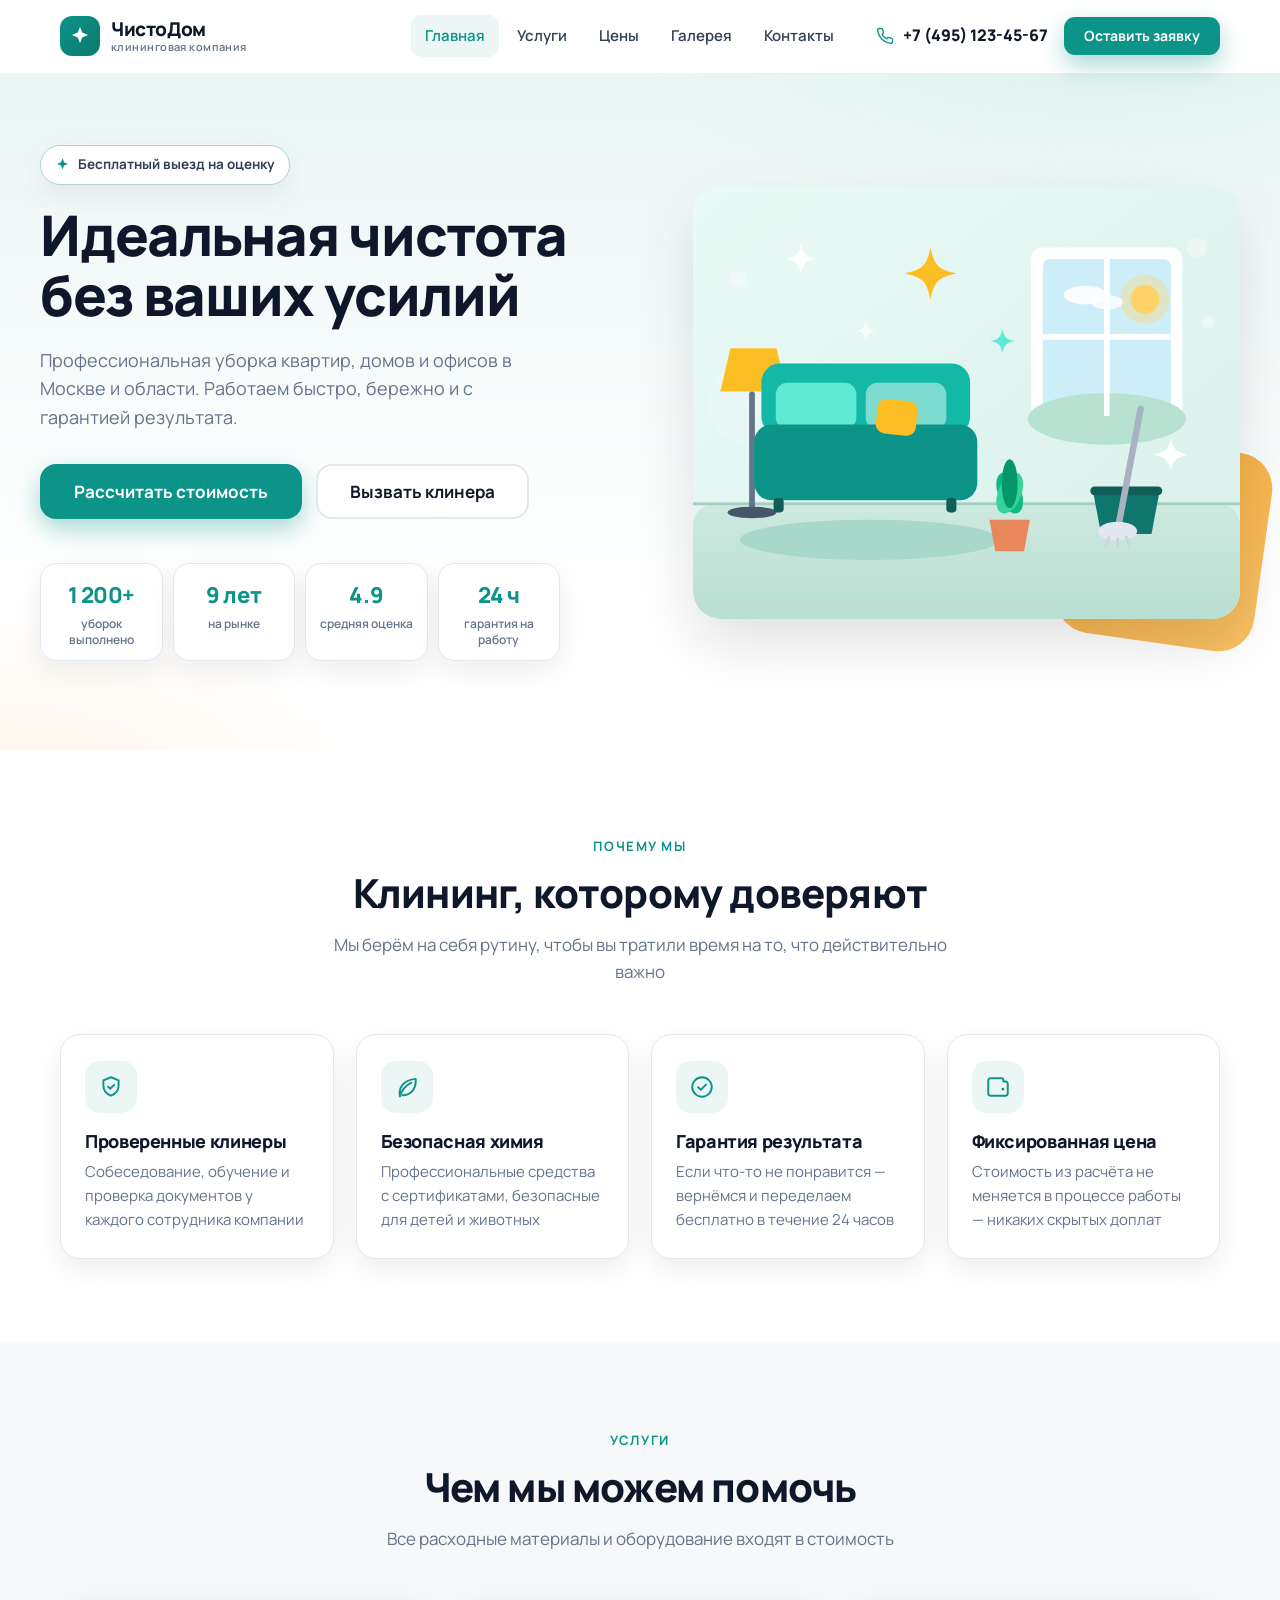
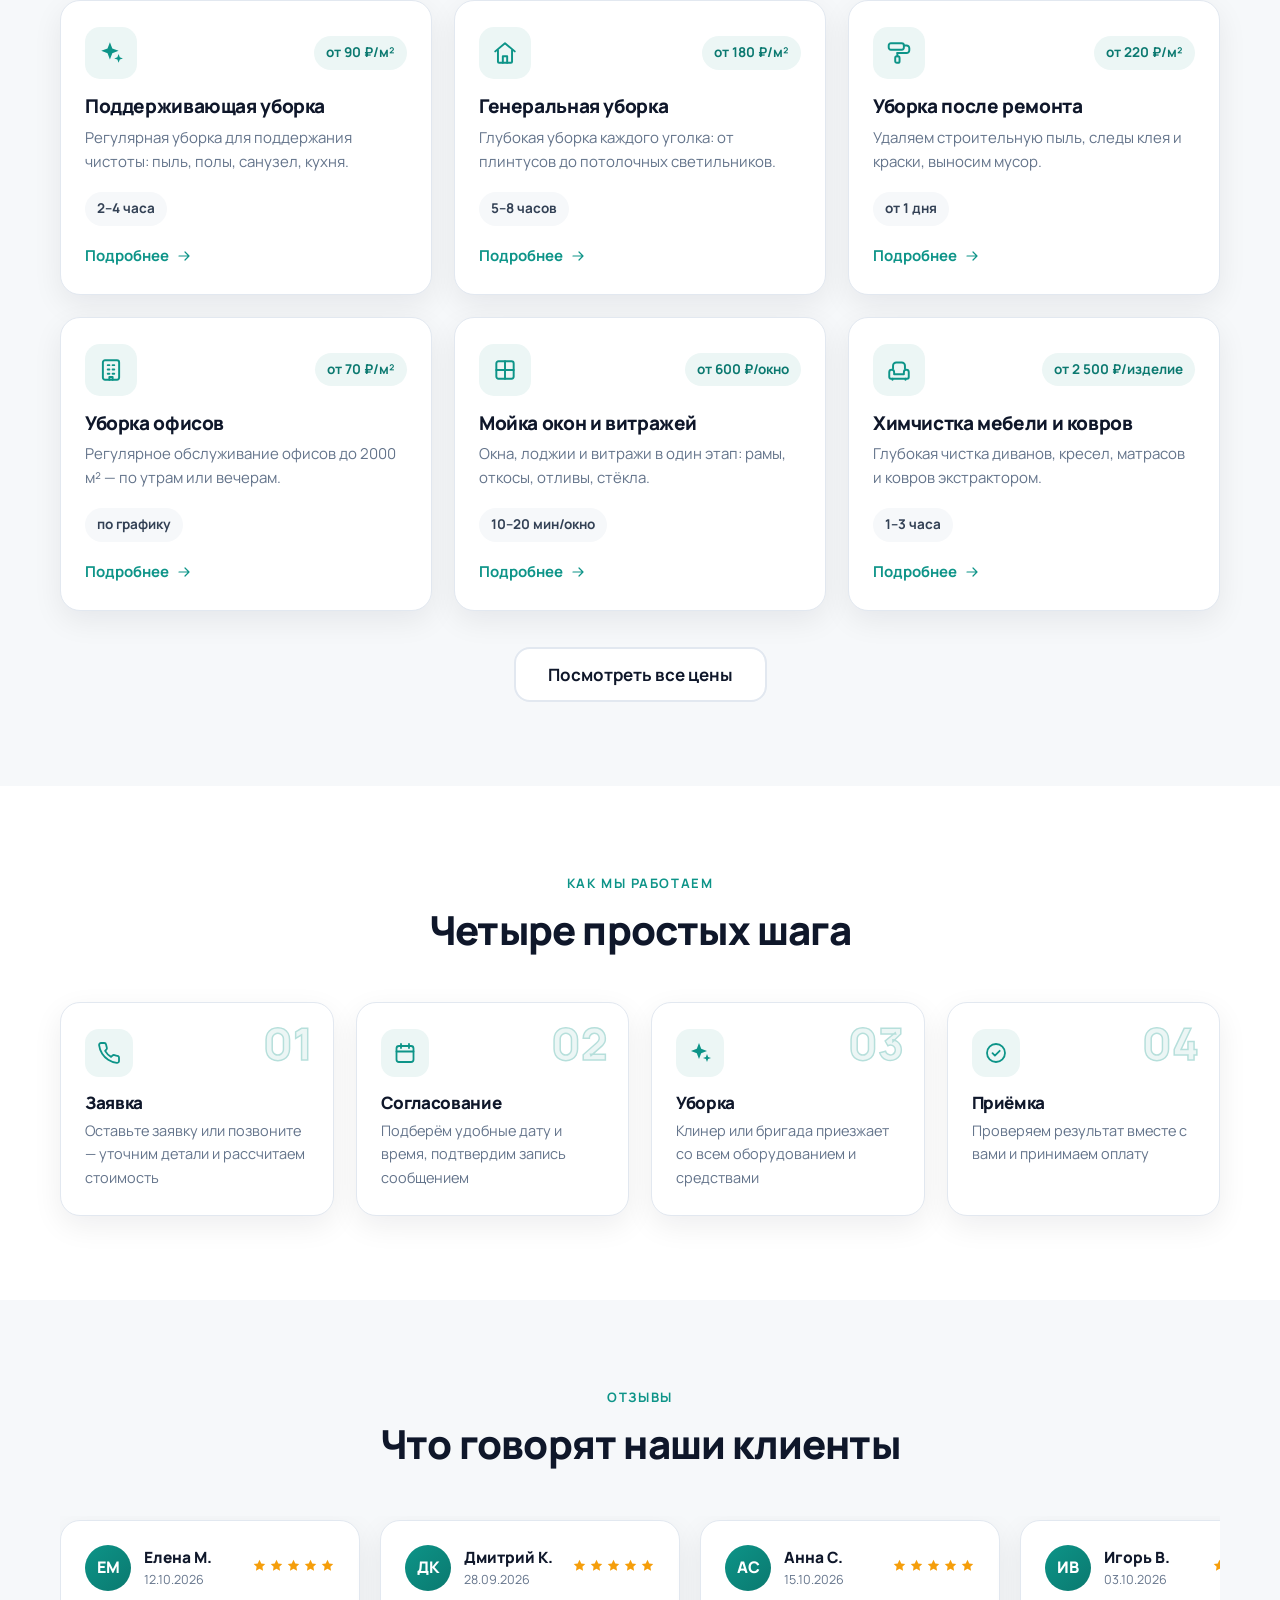
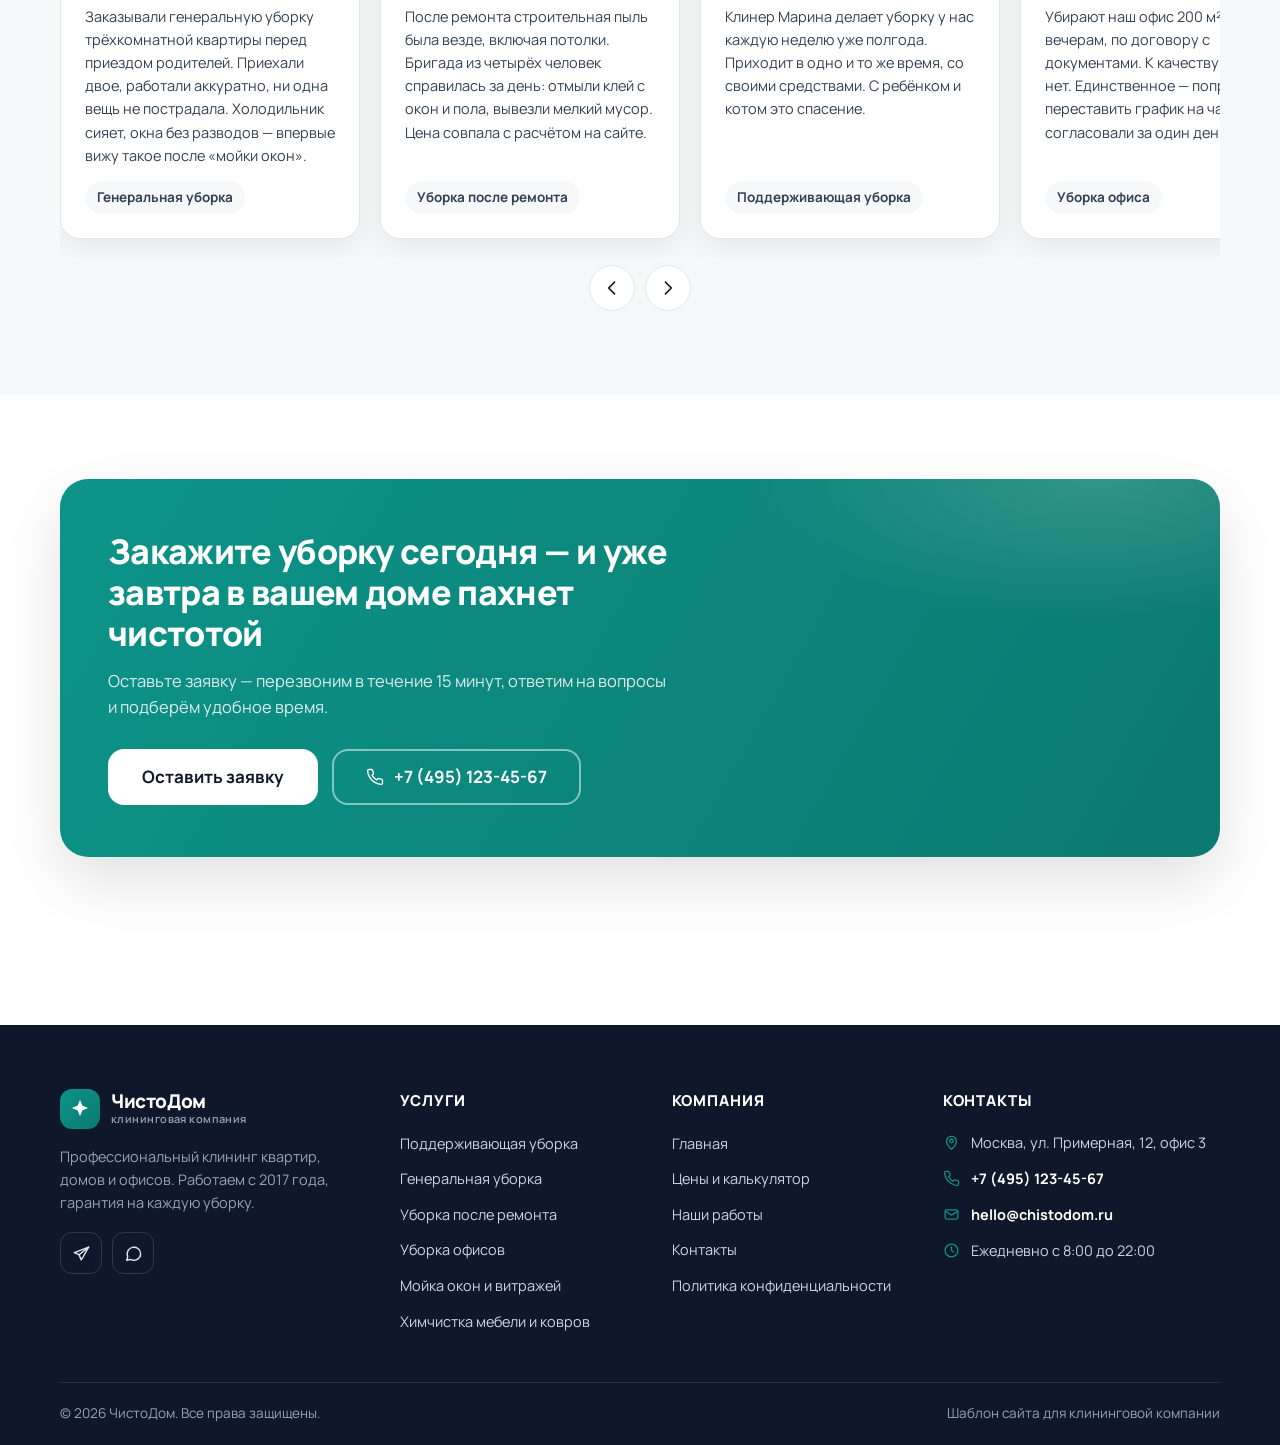
<file: index.html>
<!DOCTYPE html>
<html lang="ru">
<head>
  <meta charset="UTF-8">
  <meta name="viewport" content="width=device-width, initial-scale=1">
  <title>ЧистоДом — клининговая компания в Москве | Уборка квартир, домов и офисов</title>
  <meta name="description" content="Профессиональная уборка квартир, домов и офисов в Москве. Генеральная и поддерживающая уборка, уборка после ремонта. Калькулятор стоимости, гарантия 24 часа.">
  <link rel="icon" type="image/svg+xml" href="img/favicon.svg">
  <link rel="preconnect" href="https://fonts.googleapis.com">
  <link rel="preconnect" href="https://fonts.gstatic.com" crossorigin>
  <link href="https://fonts.googleapis.com/css2?family=Manrope:wght@400;500;600;700;800&display=swap" rel="stylesheet">
  <link rel="stylesheet" href="css/style.css">
</head>
<body>

  <header class="header">
    <div class="container header-in">
      <a class="logo" href="index.html">
        <span class="logo-mark">
          <svg viewBox="0 0 24 24" fill="currentColor" aria-hidden="true"><path d="M12 2 L14.4 8.3 L20.8 11 L14.4 13.7 L12 20 L9.6 13.7 L3.2 11 L9.6 8.3 Z"/></svg>
        </span>
        <span class="logo-text">
          <span class="logo-name" data-config="brand.name">ЧистоДом</span>
          <span class="logo-tagline" data-config="brand.tagline">клининговая компания</span>
        </span>
      </a>
      <nav class="nav" aria-label="Основное меню">
        <a class="nav-link" href="index.html">Главная</a>
        <a class="nav-link" href="services.html">Услуги</a>
        <a class="nav-link" href="prices.html">Цены</a>
        <a class="nav-link" href="gallery.html">Галерея</a>
        <a class="nav-link" href="contacts.html">Контакты</a>
      </nav>
      <div class="header-actions">
        <a class="header-phone" data-config="contact.phoneHref" data-config-attr="href" href="tel:+74951234567">
          <svg viewBox="0 0 24 24" fill="none" stroke="currentColor" stroke-width="1.8" stroke-linecap="round" stroke-linejoin="round" aria-hidden="true"><path d="M22 16.9v3a2 2 0 0 1-2.2 2 19.8 19.8 0 0 1-8.6-3.1 19.5 19.5 0 0 1-6-6A19.8 19.8 0 0 1 2.1 4.2 2 2 0 0 1 4.1 2h3a2 2 0 0 1 2 1.7c.1 1 .4 1.9.7 2.8a2 2 0 0 1-.5 2.1L8.1 9.9a16 16 0 0 0 6 6l1.3-1.3a2 2 0 0 1 2.1-.5c.9.3 1.9.6 2.8.7a2 2 0 0 1 1.7 2.1z"/></svg>
          <span data-config="contact.phone">+7 (495) 123-45-67</span>
        </a>
        <a class="btn btn-primary btn-sm" href="contacts.html">Оставить заявку</a>
        <button class="burger" type="button" aria-label="Открыть меню" aria-expanded="false" data-burger>
          <span></span><span></span><span></span>
        </button>
      </div>
    </div>
  </header>

  <main>
    <section class="hero">
      <div class="container hero-in">
        <div class="hero-content reveal">
          <span class="hero-badge">
            <svg viewBox="0 0 24 24" fill="currentColor" aria-hidden="true"><path d="M12 2 L14.4 8.3 L20.8 11 L14.4 13.7 L12 20 L9.6 13.7 L3.2 11 L9.6 8.3 Z"/></svg>
            <span data-config="hero.badge">Бесплатный выезд на оценку</span>
          </span>
          <h1 class="hero-title" data-config="hero.title">Идеальная чистота без ваших усилий</h1>
          <p class="hero-sub" data-config="hero.subtitle">Профессиональная уборка квартир, домов и офисов в Москве и области. Работаем быстро, бережно и с гарантией результата.</p>
          <div class="hero-cta">
            <a class="btn btn-primary btn-lg" data-config="hero.primaryCta.link" data-config-attr="href" href="prices.html">
              <span data-config="hero.primaryCta.text">Рассчитать стоимость</span>
            </a>
            <a class="btn btn-outline btn-lg" data-config="hero.secondaryCta.link" data-config-attr="href" href="contacts.html">
              <span data-config="hero.secondaryCta.text">Вызвать клинера</span>
            </a>
          </div>
          <div class="hero-stats" data-mount="stats"></div>
        </div>
        <div class="hero-media reveal">
          <div class="hero-blob" aria-hidden="true"></div>
          <img class="hero-img" src="img/hero.svg" alt="Чистая комната после профессиональной уборки" data-config="hero.image" data-config-attr="src">
        </div>
      </div>
    </section>

    <section class="section">
      <div class="container">
        <div class="section-head reveal">
          <span class="kicker">Почему мы</span>
          <h2 class="section-title">Клининг, которому доверяют</h2>
          <p class="section-sub">Мы берём на себя рутину, чтобы вы тратили время на то, что действительно важно</p>
        </div>
        <div class="grid grid-4" data-mount="advantages"></div>
      </div>
    </section>

    <section class="section section-alt">
      <div class="container">
        <div class="section-head reveal">
          <span class="kicker">Услуги</span>
          <h2 class="section-title">Чем мы можем помочь</h2>
          <p class="section-sub">Все расходные материалы и оборудование входят в стоимость</p>
        </div>
        <div class="grid grid-3" data-mount="services" data-count="6"></div>
        <div style="text-align:center; margin-top:36px">
          <a class="btn btn-outline btn-lg" href="prices.html">Посмотреть все цены</a>
        </div>
      </div>
    </section>

    <section class="section">
      <div class="container">
        <div class="section-head reveal">
          <span class="kicker">Как мы работаем</span>
          <h2 class="section-title">Четыре простых шага</h2>
        </div>
        <div class="steps" data-mount="steps"></div>
      </div>
    </section>

    <section class="section section-alt">
      <div class="container">
        <div class="section-head reveal">
          <span class="kicker">Отзывы</span>
          <h2 class="section-title">Что говорят наши клиенты</h2>
        </div>
        <div class="reviews-wrap">
          <div class="reviews-track" data-mount="reviews" data-reviews-track></div>
          <div class="slider-nav">
            <button class="slider-btn" type="button" aria-label="Предыдущий отзыв" data-reviews-prev>
              <svg viewBox="0 0 24 24" fill="none" stroke="currentColor" stroke-width="2" stroke-linecap="round" stroke-linejoin="round" aria-hidden="true"><path d="M15 5l-7 7 7 7"/></svg>
            </button>
            <button class="slider-btn" type="button" aria-label="Следующий отзыв" data-reviews-next>
              <svg viewBox="0 0 24 24" fill="none" stroke="currentColor" stroke-width="2" stroke-linecap="round" stroke-linejoin="round" aria-hidden="true"><path d="M9 5l7 7-7 7"/></svg>
            </button>
          </div>
        </div>
      </div>
    </section>

    <section class="section">
      <div class="container">
        <div class="cta-banner reveal">
          <h2 class="cta-title" data-config="cta.title">Закажите уборку сегодня — и уже завтра в вашем доме пахнет чистотой</h2>
          <p class="cta-text" data-config="cta.text">Оставьте заявку — перезвоним в течение 15 минут, ответим на вопросы и подберём удобное время.</p>
          <div class="cta-actions">
            <a class="btn btn-white btn-lg" href="contacts.html"><span data-config="cta.button">Оставить заявку</span></a>
            <a class="btn btn-outline btn-lg" data-config="contact.phoneHref" data-config-attr="href" href="tel:+74951234567">
              <svg viewBox="0 0 24 24" fill="none" stroke="currentColor" stroke-width="1.8" stroke-linecap="round" stroke-linejoin="round" aria-hidden="true"><path d="M22 16.9v3a2 2 0 0 1-2.2 2 19.8 19.8 0 0 1-8.6-3.1 19.5 19.5 0 0 1-6-6A19.8 19.8 0 0 1 2.1 4.2 2 2 0 0 1 4.1 2h3a2 2 0 0 1 2 1.7c.1 1 .4 1.9.7 2.8a2 2 0 0 1-.5 2.1L8.1 9.9a16 16 0 0 0 6 6l1.3-1.3a2 2 0 0 1 2.1-.5c.9.3 1.9.6 2.8.7a2 2 0 0 1 1.7 2.1z"/></svg>
              <span data-config="contact.phone">+7 (495) 123-45-67</span>
            </a>
          </div>
        </div>
      </div>
    </section>
  </main>

  <footer class="footer">
    <div class="container">
      <div class="footer-grid">
        <div class="footer-brand">
          <a class="logo" href="index.html">
            <span class="logo-mark">
              <svg viewBox="0 0 24 24" fill="currentColor" aria-hidden="true"><path d="M12 2 L14.4 8.3 L20.8 11 L14.4 13.7 L12 20 L9.6 13.7 L3.2 11 L9.6 8.3 Z"/></svg>
            </span>
            <span class="logo-text">
              <span class="logo-name" data-config="brand.name">ЧистоДом</span>
              <span class="logo-tagline" data-config="brand.tagline">клининговая компания</span>
            </span>
          </a>
          <p class="footer-about" data-config="footer.about">Профессиональный клининг квартир, домов и офисов. Работаем с 2017 года, гарантия на каждую уборку.</p>
          <div class="socials">
            <a class="social-btn" data-config="contact.telegram" data-config-attr="href" href="https://t.me/chistodom" aria-label="Telegram">
              <svg viewBox="0 0 24 24" fill="none" stroke="currentColor" stroke-width="1.8" stroke-linecap="round" stroke-linejoin="round" aria-hidden="true"><path d="M21 4L3 11l6 2.5L11.5 20l3-4.5L21 4z"/><path d="M9 13.5L21 4"/></svg>
            </a>
            <a class="social-btn" data-config="contact.whatsapp" data-config-attr="href" href="https://wa.me/74951234567" aria-label="WhatsApp">
              <svg viewBox="0 0 24 24" fill="none" stroke="currentColor" stroke-width="1.8" stroke-linecap="round" stroke-linejoin="round" aria-hidden="true"><path d="M21 12a8.5 8.5 0 0 1-12.7 7.4L3.5 20.5l1.2-4.6A8.5 8.5 0 1 1 21 12z"/></svg>
            </a>
          </div>
        </div>
        <div>
          <div class="footer-title">Услуги</div>
          <ul class="footer-links" data-mount="footer-services"></ul>
        </div>
        <div>
          <div class="footer-title">Компания</div>
          <ul class="footer-links">
            <li><a href="index.html">Главная</a></li>
            <li><a href="prices.html">Цены и калькулятор</a></li>
            <li><a href="gallery.html">Наши работы</a></li>
            <li><a href="contacts.html">Контакты</a></li>
            <li><a href="privacy.html">Политика конфиденциальности</a></li>
          </ul>
        </div>
        <div>
          <div class="footer-title">Контакты</div>
          <div class="fc-item">
            <svg viewBox="0 0 24 24" fill="none" stroke="currentColor" stroke-width="1.8" stroke-linecap="round" stroke-linejoin="round" aria-hidden="true"><path d="M12 21.5s-7-5.8-7-11.2A7 7 0 0 1 19 10.3c0 5.4-7 11.2-7 11.2z"/><circle cx="12" cy="10" r="2.6"/></svg>
            <span data-config="contact.address">Москва, ул. Примерная, 12, офис 3</span>
          </div>
          <div class="fc-item">
            <svg viewBox="0 0 24 24" fill="none" stroke="currentColor" stroke-width="1.8" stroke-linecap="round" stroke-linejoin="round" aria-hidden="true"><path d="M22 16.9v3a2 2 0 0 1-2.2 2 19.8 19.8 0 0 1-8.6-3.1 19.5 19.5 0 0 1-6-6A19.8 19.8 0 0 1 2.1 4.2 2 2 0 0 1 4.1 2h3a2 2 0 0 1 2 1.7c.1 1 .4 1.9.7 2.8a2 2 0 0 1-.5 2.1L8.1 9.9a16 16 0 0 0 6 6l1.3-1.3a2 2 0 0 1 2.1-.5c.9.3 1.9.6 2.8.7a2 2 0 0 1 1.7 2.1z"/></svg>
            <a data-config="contact.phoneHref" data-config-attr="href" href="tel:+74951234567"><span data-config="contact.phone">+7 (495) 123-45-67</span></a>
          </div>
          <div class="fc-item">
            <svg viewBox="0 0 24 24" fill="none" stroke="currentColor" stroke-width="1.8" stroke-linecap="round" stroke-linejoin="round" aria-hidden="true"><rect x="3" y="5.5" width="18" height="13" rx="2.5"/><path d="M3.5 7.5L12 13l8.5-5.5"/></svg>
            <a data-config="contact.email" data-config-attr="href" href="mailto:hello@chistodom.ru"><span data-config="contact.email">hello@chistodom.ru</span></a>
          </div>
          <div class="fc-item">
            <svg viewBox="0 0 24 24" fill="none" stroke="currentColor" stroke-width="1.8" stroke-linecap="round" stroke-linejoin="round" aria-hidden="true"><circle cx="12" cy="12" r="9"/><path d="M12 7v5l3.2 2"/></svg>
            <span data-config="contact.workHours">Ежедневно с 8:00 до 22:00</span>
          </div>
        </div>
      </div>
      <div class="footer-bottom">
        <span>© <span data-config="__year__">2026</span> <span data-config="brand.name">ЧистоДом</span>. Все права защищены.</span>
        <span>Шаблон сайта для клининговой компании</span>
      </div>
    </div>
  </footer>

  <script src="js/settings.js"></script>
  <script src="js/app.js"></script>
</body>
</html>
</file>
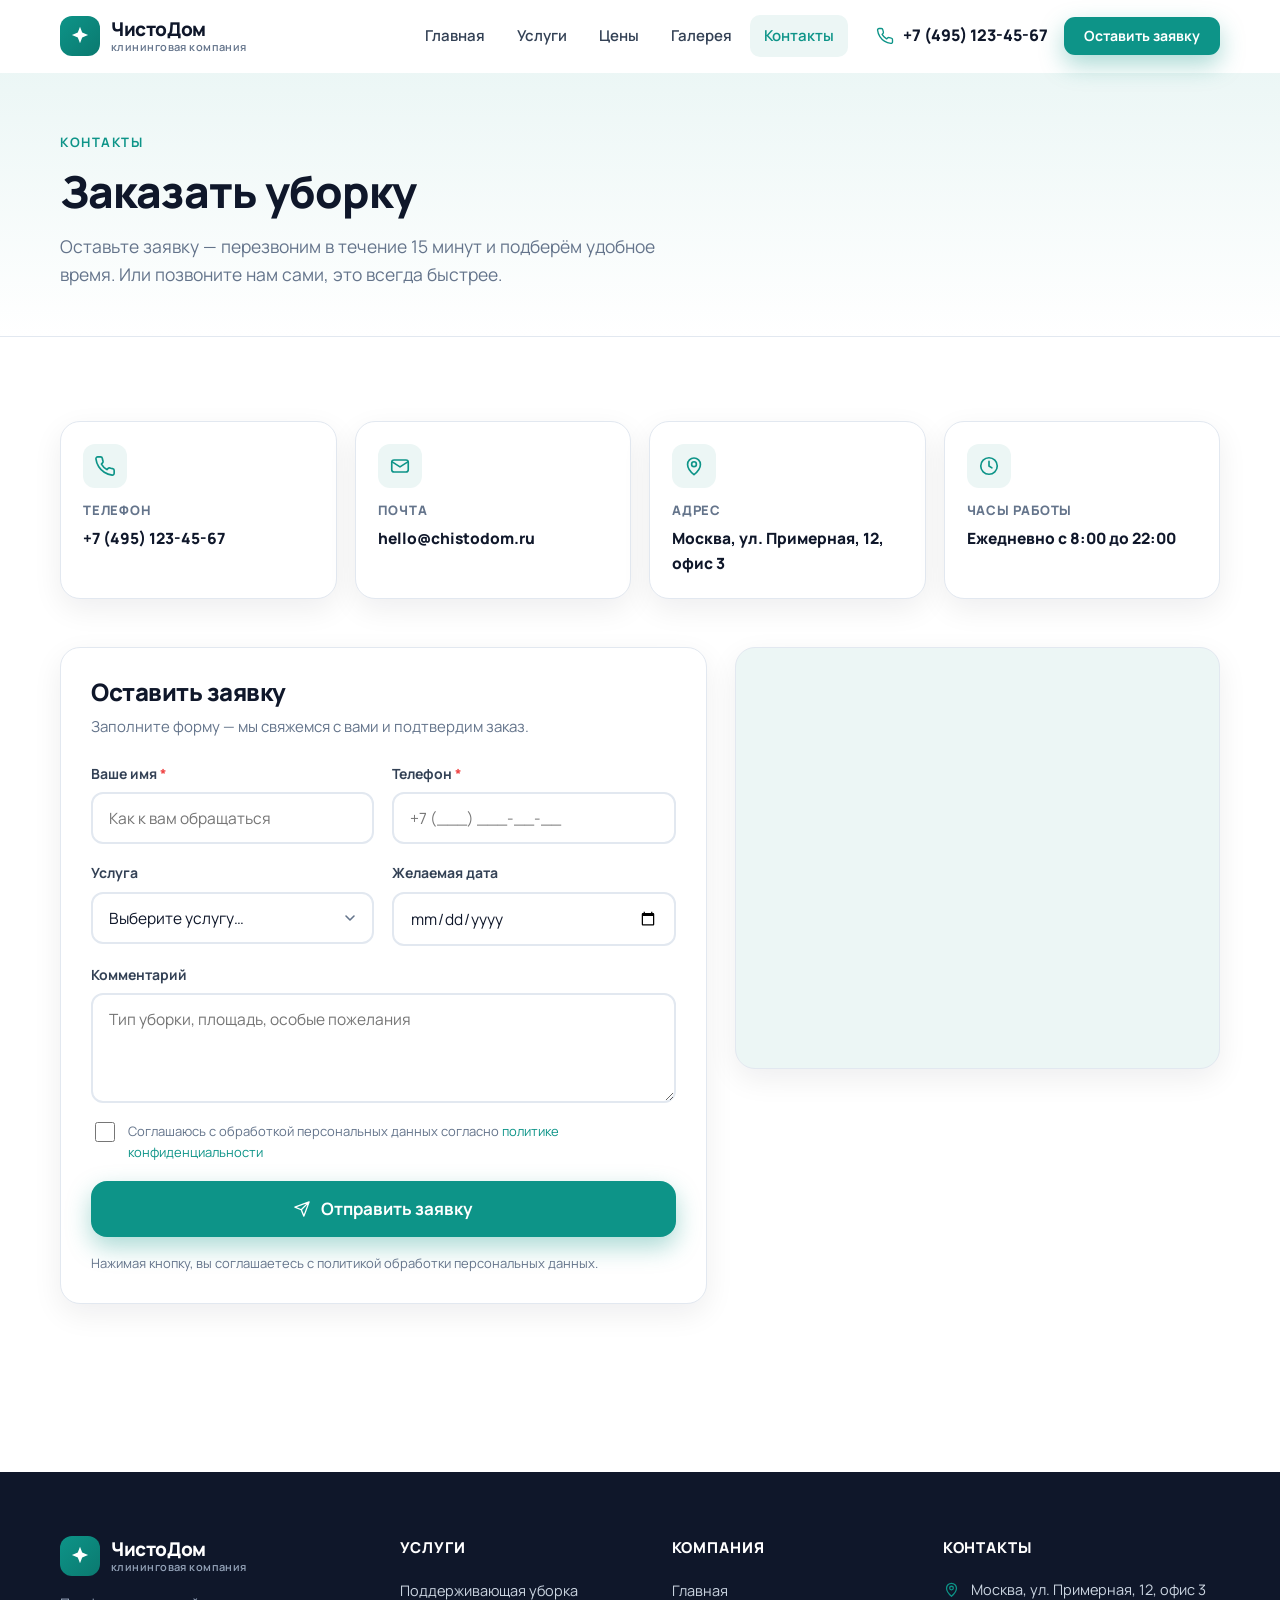
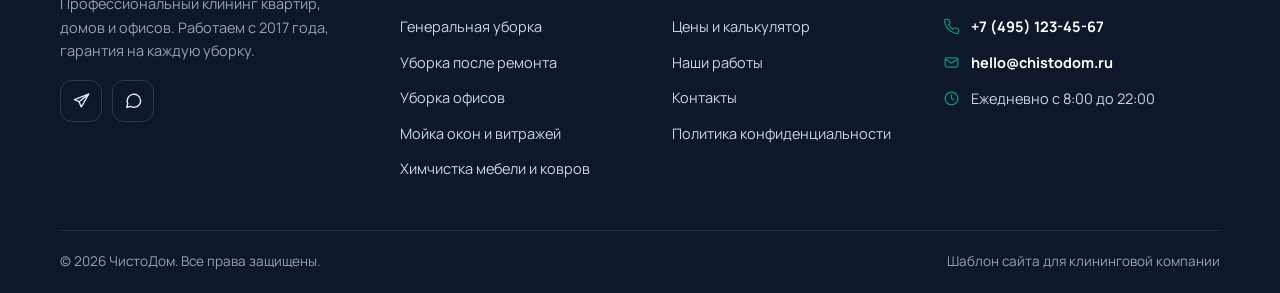
<file: contacts.html>
<!DOCTYPE html>
<html lang="ru">
<head>
  <meta charset="UTF-8">
  <meta name="viewport" content="width=device-width, initial-scale=1">
  <title>Контакты и заказ уборки — ЧистоДом</title>
  <meta name="description" content="Заказать уборку: форма заявки, телефон, адрес и часы работы клининговой компании ЧистоДом.">
  <link rel="icon" type="image/svg+xml" href="img/favicon.svg">
  <link rel="preconnect" href="https://fonts.googleapis.com">
  <link rel="preconnect" href="https://fonts.gstatic.com" crossorigin>
  <link href="https://fonts.googleapis.com/css2?family=Manrope:wght@400;500;600;700;800&display=swap" rel="stylesheet">
  <link rel="stylesheet" href="css/style.css">
</head>
<body>

  <header class="header">
    <div class="container header-in">
      <a class="logo" href="index.html">
        <span class="logo-mark">
          <svg viewBox="0 0 24 24" fill="currentColor" aria-hidden="true"><path d="M12 2 L14.4 8.3 L20.8 11 L14.4 13.7 L12 20 L9.6 13.7 L3.2 11 L9.6 8.3 Z"/></svg>
        </span>
        <span class="logo-text">
          <span class="logo-name" data-config="brand.name">ЧистоДом</span>
          <span class="logo-tagline" data-config="brand.tagline">клининговая компания</span>
        </span>
      </a>
      <nav class="nav" aria-label="Основное меню">
        <a class="nav-link" href="index.html">Главная</a>
        <a class="nav-link" href="services.html">Услуги</a>
        <a class="nav-link" href="prices.html">Цены</a>
        <a class="nav-link" href="gallery.html">Галерея</a>
        <a class="nav-link" href="contacts.html">Контакты</a>
      </nav>
      <div class="header-actions">
        <a class="header-phone" data-config="contact.phoneHref" data-config-attr="href" href="tel:+74951234567">
          <svg viewBox="0 0 24 24" fill="none" stroke="currentColor" stroke-width="1.8" stroke-linecap="round" stroke-linejoin="round" aria-hidden="true"><path d="M22 16.9v3a2 2 0 0 1-2.2 2 19.8 19.8 0 0 1-8.6-3.1 19.5 19.5 0 0 1-6-6A19.8 19.8 0 0 1 2.1 4.2 2 2 0 0 1 4.1 2h3a2 2 0 0 1 2 1.7c.1 1 .4 1.9.7 2.8a2 2 0 0 1-.5 2.1L8.1 9.9a16 16 0 0 0 6 6l1.3-1.3a2 2 0 0 1 2.1-.5c.9.3 1.9.6 2.8.7a2 2 0 0 1 1.7 2.1z"/></svg>
          <span data-config="contact.phone">+7 (495) 123-45-67</span>
        </a>
        <a class="btn btn-primary btn-sm" href="contacts.html">Оставить заявку</a>
        <button class="burger" type="button" aria-label="Открыть меню" aria-expanded="false" data-burger>
          <span></span><span></span><span></span>
        </button>
      </div>
    </div>
  </header>

  <main>
    <section class="page-hero">
      <div class="container">
        <span class="kicker">Контакты</span>
        <h1 class="page-hero-title">Заказать уборку</h1>
        <p class="page-hero-sub">Оставьте заявку — перезвоним в течение 15 минут и подберём удобное время. Или позвоните нам сами, это всегда быстрее.</p>
      </div>
    </section>

    <section class="section">
      <div class="container">
        <div class="contact-cards">
          <div class="card contact-card reveal">
            <div class="cc-icon">
              <svg viewBox="0 0 24 24" fill="none" stroke="currentColor" stroke-width="1.8" stroke-linecap="round" stroke-linejoin="round" aria-hidden="true"><path d="M22 16.9v3a2 2 0 0 1-2.2 2 19.8 19.8 0 0 1-8.6-3.1 19.5 19.5 0 0 1-6-6A19.8 19.8 0 0 1 2.1 4.2 2 2 0 0 1 4.1 2h3a2 2 0 0 1 2 1.7c.1 1 .4 1.9.7 2.8a2 2 0 0 1-.5 2.1L8.1 9.9a16 16 0 0 0 6 6l1.3-1.3a2 2 0 0 1 2.1-.5c.9.3 1.9.6 2.8.7a2 2 0 0 1 1.7 2.1z"/></svg>
            </div>
            <div class="cc-name">Телефон</div>
            <a class="cc-value" data-config="contact.phoneHref" data-config-attr="href" href="tel:+74951234567"><span data-config="contact.phone">+7 (495) 123-45-67</span></a>
          </div>
          <div class="card contact-card reveal">
            <div class="cc-icon">
              <svg viewBox="0 0 24 24" fill="none" stroke="currentColor" stroke-width="1.8" stroke-linecap="round" stroke-linejoin="round" aria-hidden="true"><rect x="3" y="5.5" width="18" height="13" rx="2.5"/><path d="M3.5 7.5L12 13l8.5-5.5"/></svg>
            </div>
            <div class="cc-name">Почта</div>
            <a class="cc-value" data-config="contact.email" data-config-attr="href" href="mailto:hello@chistodom.ru"><span data-config="contact.email">hello@chistodom.ru</span></a>
          </div>
          <div class="card contact-card reveal">
            <div class="cc-icon">
              <svg viewBox="0 0 24 24" fill="none" stroke="currentColor" stroke-width="1.8" stroke-linecap="round" stroke-linejoin="round" aria-hidden="true"><path d="M12 21.5s-7-5.8-7-11.2A7 7 0 0 1 19 10.3c0 5.4-7 11.2-7 11.2z"/><circle cx="12" cy="10" r="2.6"/></svg>
            </div>
            <div class="cc-name">Адрес</div>
            <span class="cc-value" data-config="contact.address">Москва, ул. Примерная, 12, офис 3</span>
          </div>
          <div class="card contact-card reveal">
            <div class="cc-icon">
              <svg viewBox="0 0 24 24" fill="none" stroke="currentColor" stroke-width="1.8" stroke-linecap="round" stroke-linejoin="round" aria-hidden="true"><circle cx="12" cy="12" r="9"/><path d="M12 7v5l3.2 2"/></svg>
            </div>
            <div class="cc-name">Часы работы</div>
            <span class="cc-value" data-config="contact.workHours">Ежедневно с 8:00 до 22:00</span>
          </div>
        </div>

        <div class="contacts-layout">
          <div class="card contacts-form-card reveal">
            <h2 style="font-size:24px">Оставить заявку</h2>
            <p style="color:var(--muted); margin:8px 0 24px; font-size:15px">Заполните форму — мы свяжемся с вами и подтвердим заказ.</p>

            <form class="form" data-form novalidate>
              <div class="form-grid">
                <div class="field">
                  <label class="field-label" for="f-name">Ваше имя <span class="req">*</span></label>
                  <input class="input" id="f-name" type="text" placeholder="Как к вам обращаться" autocomplete="name" data-field-name>
                  <span class="field-msg">Введите имя — минимум 2 символа</span>
                </div>
                <div class="field">
                  <label class="field-label" for="f-phone">Телефон <span class="req">*</span></label>
                  <input class="input" id="f-phone" type="tel" placeholder="+7 (___) ___-__-__" autocomplete="tel" data-field-phone>
                  <span class="field-msg">Введите телефон полностью — 11 цифр</span>
                </div>
                <div class="field">
                  <label class="field-label" for="f-service">Услуга</label>
                  <select class="select" id="f-service" data-mount="form-services">
                    <option value="">Выберите услугу…</option>
                  </select>
                </div>
                <div class="field">
                  <label class="field-label" for="f-date">Желаемая дата</label>
                  <input class="input" id="f-date" type="date" data-field-date>
                </div>
                <div class="field full">
                  <label class="field-label" for="f-comment">Комментарий</label>
                  <textarea class="textarea" id="f-comment" placeholder="Тип уборки, площадь, особые пожелания"></textarea>
                </div>
                <div class="field full hp-field" aria-hidden="true">
                  <label for="f-site">Сайт</label>
                  <input id="f-site" type="text" name="website" tabindex="-1" autocomplete="off">
                </div>
                <label class="form-consent" style="grid-column:1/-1">
                  <input type="checkbox" data-field-consent>
                  <span>Соглашаюсь с обработкой персональных данных согласно <a href="privacy.html">политике конфиденциальности</a></span>
                </label>
                <div class="field full">
                  <button class="btn btn-primary btn-lg btn-block" type="submit">
                    <svg viewBox="0 0 24 24" fill="none" stroke="currentColor" stroke-width="1.8" stroke-linecap="round" stroke-linejoin="round" aria-hidden="true"><path d="M21.5 2.5L11 13M21.5 2.5l-7 19-3.5-8.5L2.5 9.5z"/></svg>
                    Отправить заявку
                  </button>
                </div>
              </div>
              <div class="form-status" data-form-status></div>
              <p style="margin-top:14px; font-size:13px; color:var(--muted)" data-config="form.privacyNote">Нажимая кнопку, вы соглашаетесь с политикой обработки персональных данных.</p>
            </form>

            <div class="form-success" data-form-success hidden>
              <div class="fs-icon">
                <svg viewBox="0 0 24 24" fill="none" stroke="currentColor" stroke-width="1.8" stroke-linecap="round" stroke-linejoin="round" aria-hidden="true"><circle cx="12" cy="12" r="9"/><path d="M8.5 12.2l2.4 2.4 4.8-4.8"/></svg>
              </div>
              <h3 class="fs-title" data-config="form.successTitle">Заявка отправлена!</h3>
              <p class="fs-text" data-config="form.successText">Мы перезвоним вам в течение 15 минут в рабочее время (8:00–22:00).</p>
              <button class="btn btn-outline" type="button" data-form-again>Отправить ещё одну заявку</button>
            </div>
          </div>

          <div class="map-wrap reveal">
            <iframe class="map-iframe" data-map-iframe data-config="contact.mapEmbed" data-config-attr="src" src="https://yandex.ru/map-widget/v1/?text=%D0%9C%D0%BE%D1%81%D0%BA%D0%B2%D0%B0%2C%20%D0%A2%D0%B2%D0%B5%D1%80%D1%81%D0%BA%D0%B0%D1%8F%201&z=15" title="Карта — как нас найти" loading="lazy"></iframe>
            <div class="map-placeholder" data-map-placeholder hidden>
              <div>
                <svg viewBox="0 0 24 24" fill="none" stroke="currentColor" stroke-width="1.8" stroke-linecap="round" stroke-linejoin="round" aria-hidden="true"><path d="M12 21.5s-7-5.8-7-11.2A7 7 0 0 1 19 10.3c0 5.4-7 11.2-7 11.2z"/><circle cx="12" cy="10" r="2.6"/></svg>
                <p><strong data-config="contact.address">Москва, ул. Примерная, 12, офис 3</strong></p>
                <p style="margin-top:6px; font-size:13.5px">Карта не настроена — добавьте ссылку Яндекс.Карт в settings.js (contact.mapEmbed)</p>
              </div>
            </div>
          </div>
        </div>
      </div>
    </section>
  </main>

  <footer class="footer">
    <div class="container">
      <div class="footer-grid">
        <div class="footer-brand">
          <a class="logo" href="index.html">
            <span class="logo-mark">
              <svg viewBox="0 0 24 24" fill="currentColor" aria-hidden="true"><path d="M12 2 L14.4 8.3 L20.8 11 L14.4 13.7 L12 20 L9.6 13.7 L3.2 11 L9.6 8.3 Z"/></svg>
            </span>
            <span class="logo-text">
              <span class="logo-name" data-config="brand.name">ЧистоДом</span>
              <span class="logo-tagline" data-config="brand.tagline">клининговая компания</span>
            </span>
          </a>
          <p class="footer-about" data-config="footer.about">Профессиональный клининг квартир, домов и офисов. Работаем с 2017 года, гарантия на каждую уборку.</p>
          <div class="socials">
            <a class="social-btn" data-config="contact.telegram" data-config-attr="href" href="https://t.me/chistodom" aria-label="Telegram">
              <svg viewBox="0 0 24 24" fill="none" stroke="currentColor" stroke-width="1.8" stroke-linecap="round" stroke-linejoin="round" aria-hidden="true"><path d="M21 4L3 11l6 2.5L11.5 20l3-4.5L21 4z"/><path d="M9 13.5L21 4"/></svg>
            </a>
            <a class="social-btn" data-config="contact.whatsapp" data-config-attr="href" href="https://wa.me/74951234567" aria-label="WhatsApp">
              <svg viewBox="0 0 24 24" fill="none" stroke="currentColor" stroke-width="1.8" stroke-linecap="round" stroke-linejoin="round" aria-hidden="true"><path d="M21 12a8.5 8.5 0 0 1-12.7 7.4L3.5 20.5l1.2-4.6A8.5 8.5 0 1 1 21 12z"/></svg>
            </a>
          </div>
        </div>
        <div>
          <div class="footer-title">Услуги</div>
          <ul class="footer-links" data-mount="footer-services"></ul>
        </div>
        <div>
          <div class="footer-title">Компания</div>
          <ul class="footer-links">
            <li><a href="index.html">Главная</a></li>
            <li><a href="prices.html">Цены и калькулятор</a></li>
            <li><a href="gallery.html">Наши работы</a></li>
            <li><a href="contacts.html">Контакты</a></li>
            <li><a href="privacy.html">Политика конфиденциальности</a></li>
          </ul>
        </div>
        <div>
          <div class="footer-title">Контакты</div>
          <div class="fc-item">
            <svg viewBox="0 0 24 24" fill="none" stroke="currentColor" stroke-width="1.8" stroke-linecap="round" stroke-linejoin="round" aria-hidden="true"><path d="M12 21.5s-7-5.8-7-11.2A7 7 0 0 1 19 10.3c0 5.4-7 11.2-7 11.2z"/><circle cx="12" cy="10" r="2.6"/></svg>
            <span data-config="contact.address">Москва, ул. Примерная, 12, офис 3</span>
          </div>
          <div class="fc-item">
            <svg viewBox="0 0 24 24" fill="none" stroke="currentColor" stroke-width="1.8" stroke-linecap="round" stroke-linejoin="round" aria-hidden="true"><path d="M22 16.9v3a2 2 0 0 1-2.2 2 19.8 19.8 0 0 1-8.6-3.1 19.5 19.5 0 0 1-6-6A19.8 19.8 0 0 1 2.1 4.2 2 2 0 0 1 4.1 2h3a2 2 0 0 1 2 1.7c.1 1 .4 1.9.7 2.8a2 2 0 0 1-.5 2.1L8.1 9.9a16 16 0 0 0 6 6l1.3-1.3a2 2 0 0 1 2.1-.5c.9.3 1.9.6 2.8.7a2 2 0 0 1 1.7 2.1z"/></svg>
            <a data-config="contact.phoneHref" data-config-attr="href" href="tel:+74951234567"><span data-config="contact.phone">+7 (495) 123-45-67</span></a>
          </div>
          <div class="fc-item">
            <svg viewBox="0 0 24 24" fill="none" stroke="currentColor" stroke-width="1.8" stroke-linecap="round" stroke-linejoin="round" aria-hidden="true"><rect x="3" y="5.5" width="18" height="13" rx="2.5"/><path d="M3.5 7.5L12 13l8.5-5.5"/></svg>
            <a data-config="contact.email" data-config-attr="href" href="mailto:hello@chistodom.ru"><span data-config="contact.email">hello@chistodom.ru</span></a>
          </div>
          <div class="fc-item">
            <svg viewBox="0 0 24 24" fill="none" stroke="currentColor" stroke-width="1.8" stroke-linecap="round" stroke-linejoin="round" aria-hidden="true"><circle cx="12" cy="12" r="9"/><path d="M12 7v5l3.2 2"/></svg>
            <span data-config="contact.workHours">Ежедневно с 8:00 до 22:00</span>
          </div>
        </div>
      </div>
      <div class="footer-bottom">
        <span>© <span data-config="__year__">2026</span> <span data-config="brand.name">ЧистоДом</span>. Все права защищены.</span>
        <span>Шаблон сайта для клининговой компании</span>
      </div>
    </div>
  </footer>

  <script src="js/settings.js"></script>
  <script src="js/app.js"></script>
</body>
</html>
</file>
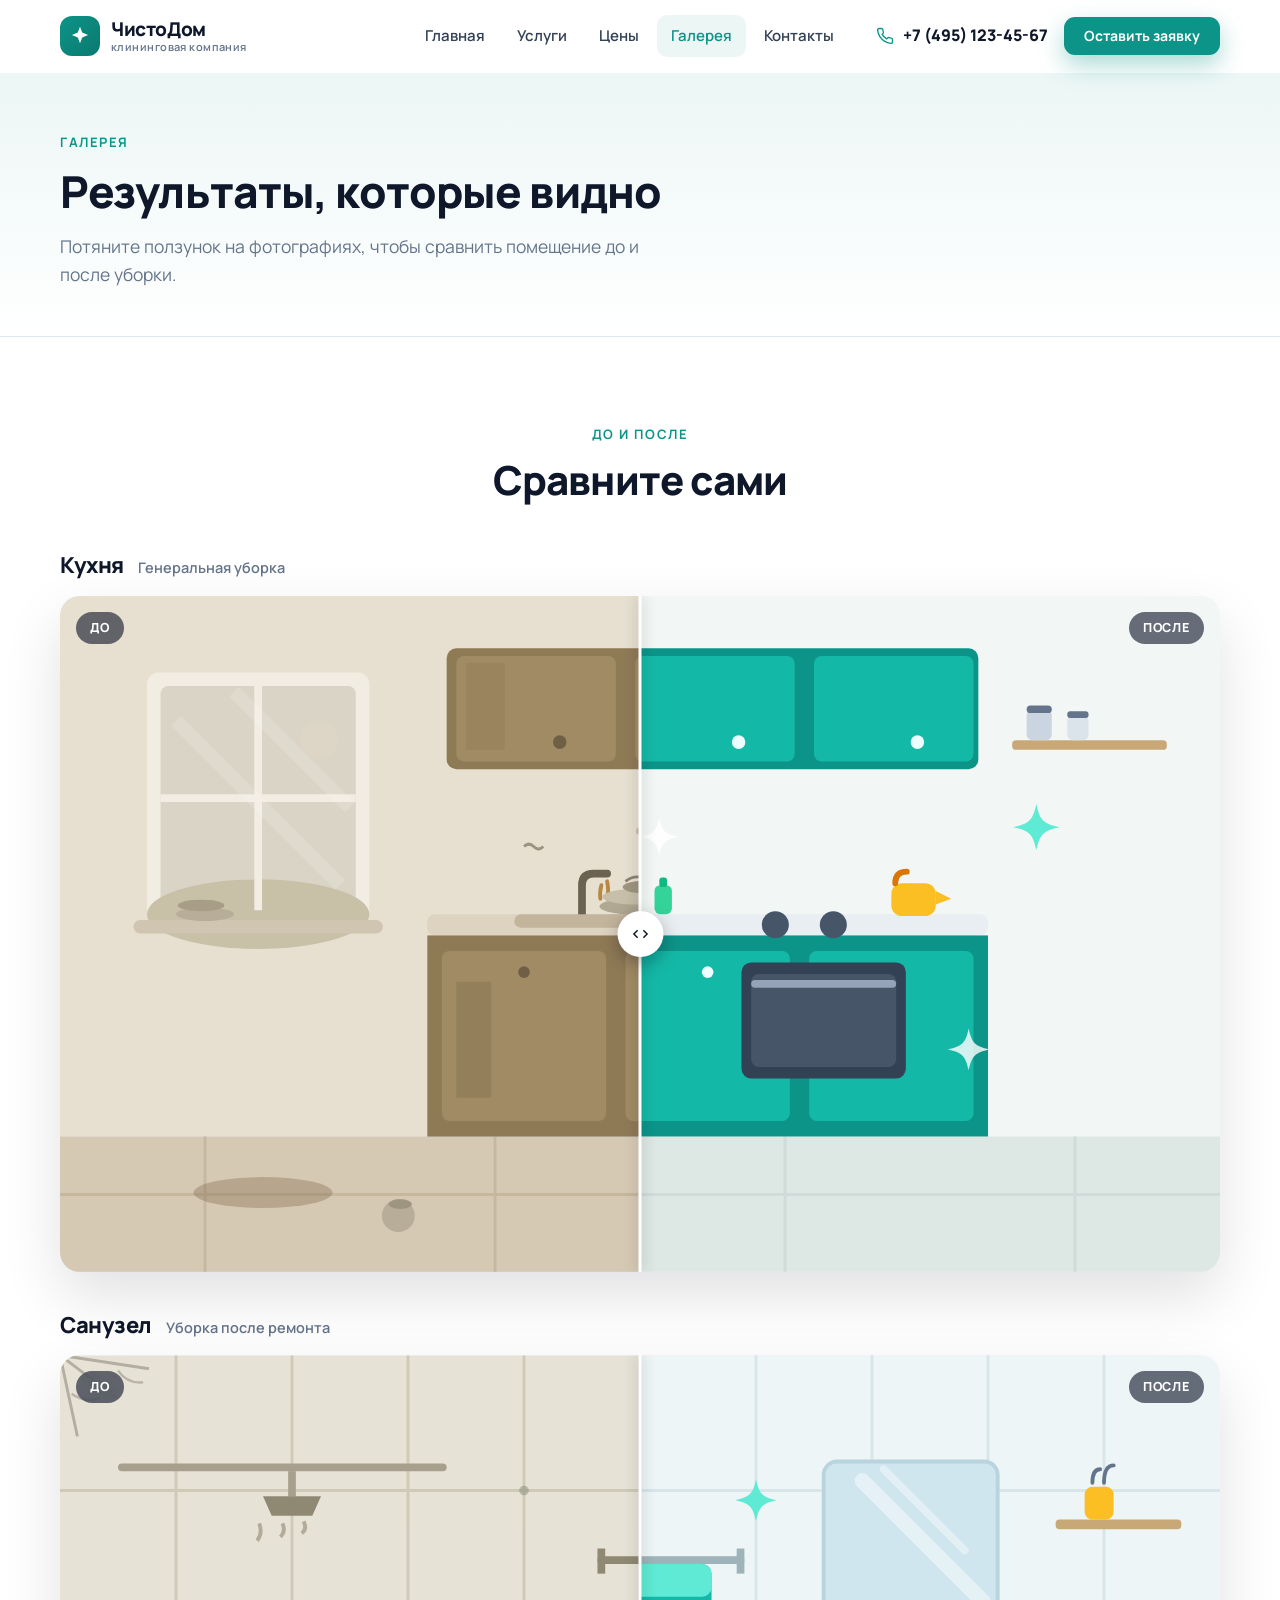
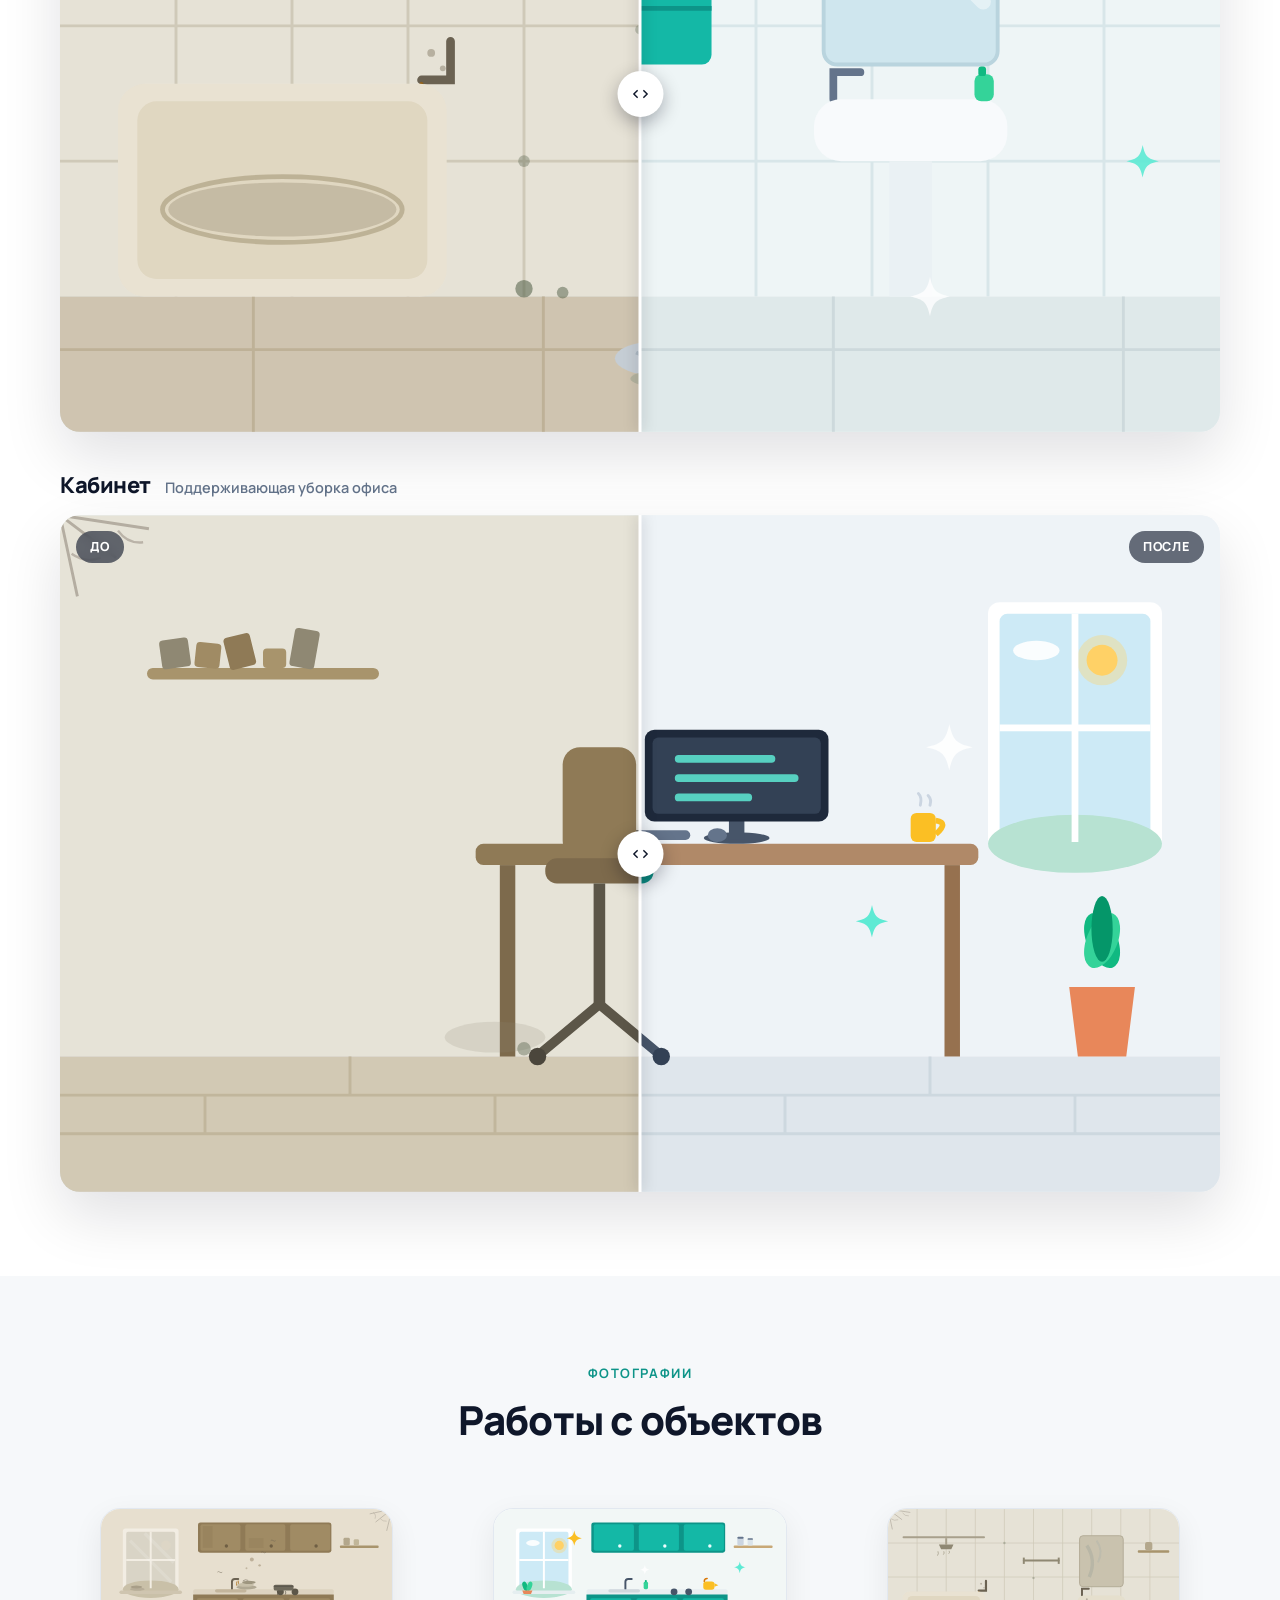
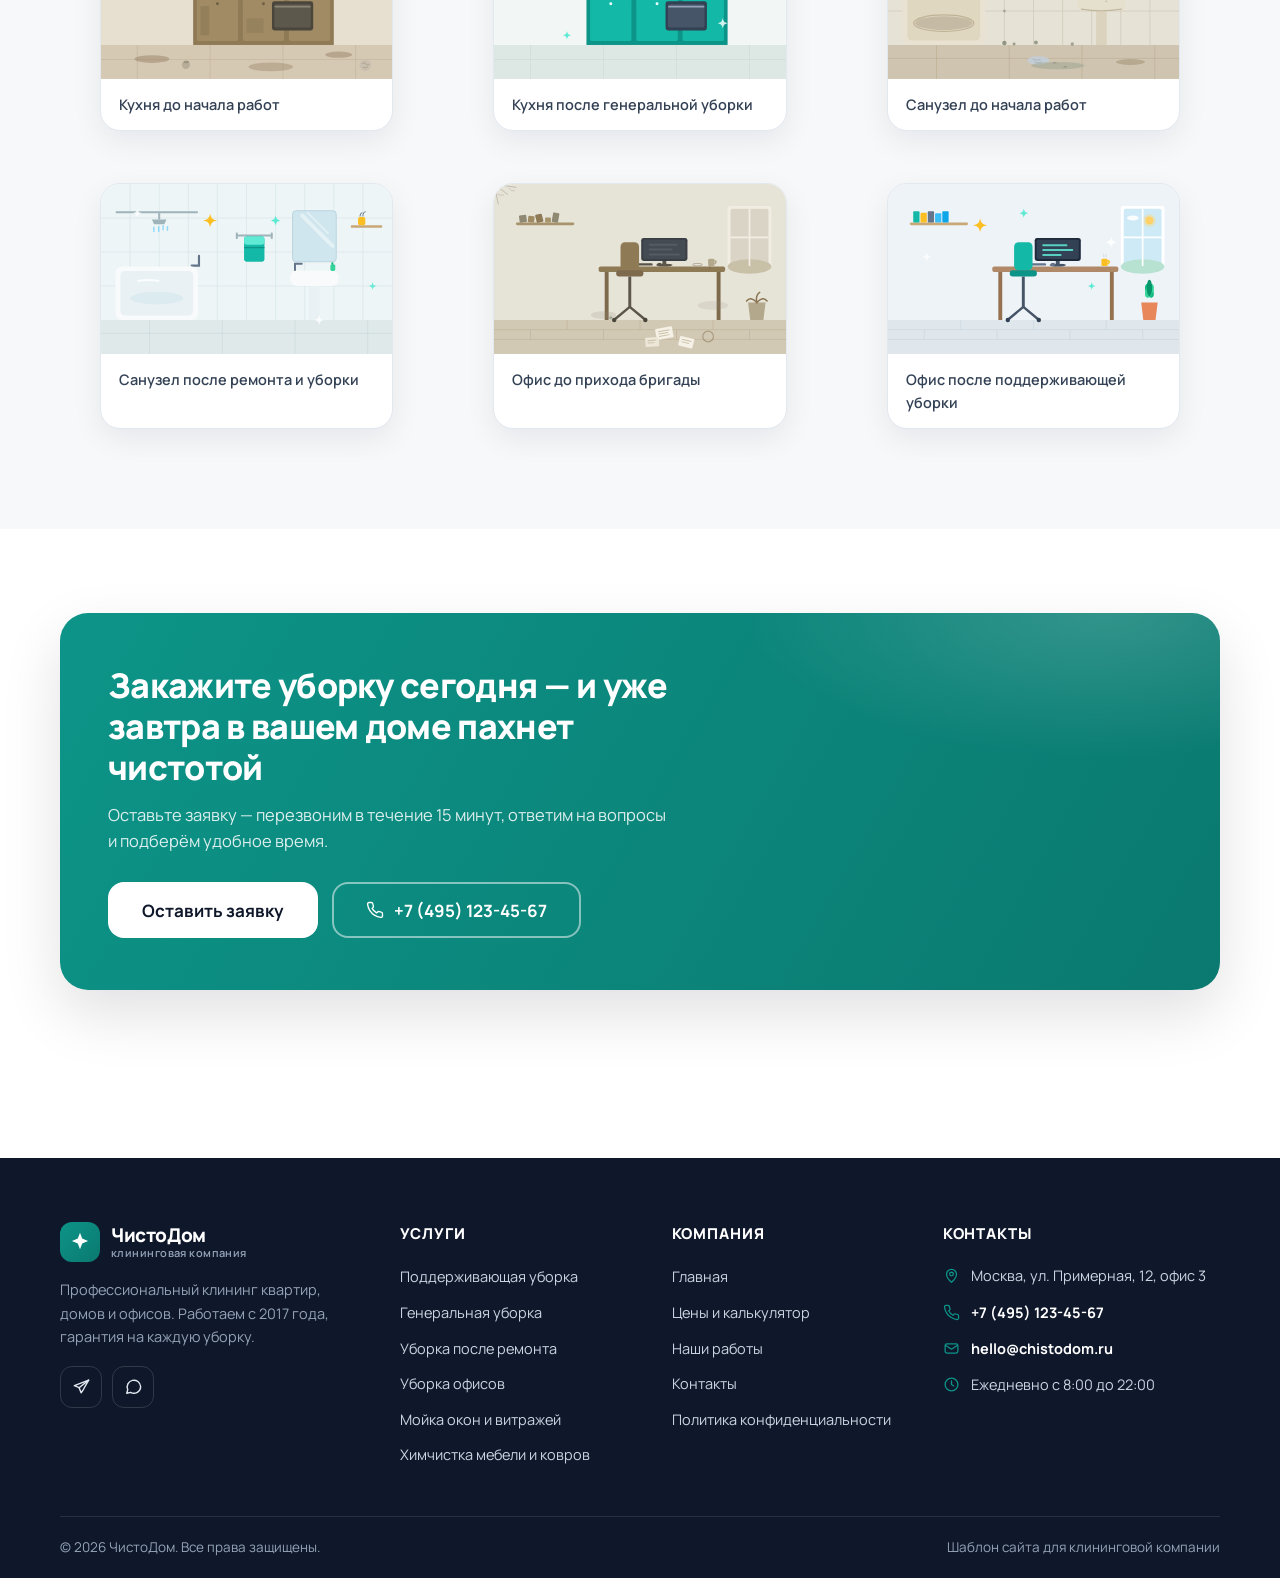
<file: gallery.html>
<!DOCTYPE html>
<html lang="ru">
<head>
  <meta charset="UTF-8">
  <meta name="viewport" content="width=device-width, initial-scale=1">
  <title>Галерея работ до и после — ЧистоДом</title>
  <meta name="description" content="Фото до и после уборки: кухни, санузлы, офисы. Реальные результаты работы клининговой компании ЧистоДом.">
  <link rel="icon" type="image/svg+xml" href="img/favicon.svg">
  <link rel="preconnect" href="https://fonts.googleapis.com">
  <link rel="preconnect" href="https://fonts.gstatic.com" crossorigin>
  <link href="https://fonts.googleapis.com/css2?family=Manrope:wght@400;500;600;700;800&display=swap" rel="stylesheet">
  <link rel="stylesheet" href="css/style.css">
</head>
<body>

  <header class="header">
    <div class="container header-in">
      <a class="logo" href="index.html">
        <span class="logo-mark">
          <svg viewBox="0 0 24 24" fill="currentColor" aria-hidden="true"><path d="M12 2 L14.4 8.3 L20.8 11 L14.4 13.7 L12 20 L9.6 13.7 L3.2 11 L9.6 8.3 Z"/></svg>
        </span>
        <span class="logo-text">
          <span class="logo-name" data-config="brand.name">ЧистоДом</span>
          <span class="logo-tagline" data-config="brand.tagline">клининговая компания</span>
        </span>
      </a>
      <nav class="nav" aria-label="Основное меню">
        <a class="nav-link" href="index.html">Главная</a>
        <a class="nav-link" href="services.html">Услуги</a>
        <a class="nav-link" href="prices.html">Цены</a>
        <a class="nav-link" href="gallery.html">Галерея</a>
        <a class="nav-link" href="contacts.html">Контакты</a>
      </nav>
      <div class="header-actions">
        <a class="header-phone" data-config="contact.phoneHref" data-config-attr="href" href="tel:+74951234567">
          <svg viewBox="0 0 24 24" fill="none" stroke="currentColor" stroke-width="1.8" stroke-linecap="round" stroke-linejoin="round" aria-hidden="true"><path d="M22 16.9v3a2 2 0 0 1-2.2 2 19.8 19.8 0 0 1-8.6-3.1 19.5 19.5 0 0 1-6-6A19.8 19.8 0 0 1 2.1 4.2 2 2 0 0 1 4.1 2h3a2 2 0 0 1 2 1.7c.1 1 .4 1.9.7 2.8a2 2 0 0 1-.5 2.1L8.1 9.9a16 16 0 0 0 6 6l1.3-1.3a2 2 0 0 1 2.1-.5c.9.3 1.9.6 2.8.7a2 2 0 0 1 1.7 2.1z"/></svg>
          <span data-config="contact.phone">+7 (495) 123-45-67</span>
        </a>
        <a class="btn btn-primary btn-sm" href="contacts.html">Оставить заявку</a>
        <button class="burger" type="button" aria-label="Открыть меню" aria-expanded="false" data-burger>
          <span></span><span></span><span></span>
        </button>
      </div>
    </div>
  </header>

  <main>
    <section class="page-hero">
      <div class="container">
        <span class="kicker">Галерея</span>
        <h1 class="page-hero-title">Результаты, которые видно</h1>
        <p class="page-hero-sub">Потяните ползунок на фотографиях, чтобы сравнить помещение до и после уборки.</p>
      </div>
    </section>

    <section class="section">
      <div class="container">
        <div class="section-head reveal">
          <span class="kicker">До и после</span>
          <h2 class="section-title">Сравните сами</h2>
        </div>
        <div class="ba-list" data-mount="ba-list"></div>
      </div>
    </section>

    <section class="section section-alt">
      <div class="container">
        <div class="section-head reveal">
          <span class="kicker">Фотографии</span>
          <h2 class="section-title">Работы с объектов</h2>
        </div>
        <div class="photo-grid" data-mount="photo-grid"></div>
      </div>
    </section>

    <section class="section">
      <div class="container">
        <div class="cta-banner reveal">
          <h2 class="cta-title" data-config="cta.title">Закажите уборку сегодня — и уже завтра в вашем доме пахнет чистотой</h2>
          <p class="cta-text" data-config="cta.text">Оставьте заявку — перезвоним в течение 15 минут, ответим на вопросы и подберём удобное время.</p>
          <div class="cta-actions">
            <a class="btn btn-white btn-lg" href="contacts.html"><span data-config="cta.button">Оставить заявку</span></a>
            <a class="btn btn-outline btn-lg" data-config="contact.phoneHref" data-config-attr="href" href="tel:+74951234567">
              <svg viewBox="0 0 24 24" fill="none" stroke="currentColor" stroke-width="1.8" stroke-linecap="round" stroke-linejoin="round" aria-hidden="true"><path d="M22 16.9v3a2 2 0 0 1-2.2 2 19.8 19.8 0 0 1-8.6-3.1 19.5 19.5 0 0 1-6-6A19.8 19.8 0 0 1 2.1 4.2 2 2 0 0 1 4.1 2h3a2 2 0 0 1 2 1.7c.1 1 .4 1.9.7 2.8a2 2 0 0 1-.5 2.1L8.1 9.9a16 16 0 0 0 6 6l1.3-1.3a2 2 0 0 1 2.1-.5c.9.3 1.9.6 2.8.7a2 2 0 0 1 1.7 2.1z"/></svg>
              <span data-config="contact.phone">+7 (495) 123-45-67</span>
            </a>
          </div>
        </div>
      </div>
    </section>
  </main>

  <footer class="footer">
    <div class="container">
      <div class="footer-grid">
        <div class="footer-brand">
          <a class="logo" href="index.html">
            <span class="logo-mark">
              <svg viewBox="0 0 24 24" fill="currentColor" aria-hidden="true"><path d="M12 2 L14.4 8.3 L20.8 11 L14.4 13.7 L12 20 L9.6 13.7 L3.2 11 L9.6 8.3 Z"/></svg>
            </span>
            <span class="logo-text">
              <span class="logo-name" data-config="brand.name">ЧистоДом</span>
              <span class="logo-tagline" data-config="brand.tagline">клининговая компания</span>
            </span>
          </a>
          <p class="footer-about" data-config="footer.about">Профессиональный клининг квартир, домов и офисов. Работаем с 2017 года, гарантия на каждую уборку.</p>
          <div class="socials">
            <a class="social-btn" data-config="contact.telegram" data-config-attr="href" href="https://t.me/chistodom" aria-label="Telegram">
              <svg viewBox="0 0 24 24" fill="none" stroke="currentColor" stroke-width="1.8" stroke-linecap="round" stroke-linejoin="round" aria-hidden="true"><path d="M21 4L3 11l6 2.5L11.5 20l3-4.5L21 4z"/><path d="M9 13.5L21 4"/></svg>
            </a>
            <a class="social-btn" data-config="contact.whatsapp" data-config-attr="href" href="https://wa.me/74951234567" aria-label="WhatsApp">
              <svg viewBox="0 0 24 24" fill="none" stroke="currentColor" stroke-width="1.8" stroke-linecap="round" stroke-linejoin="round" aria-hidden="true"><path d="M21 12a8.5 8.5 0 0 1-12.7 7.4L3.5 20.5l1.2-4.6A8.5 8.5 0 1 1 21 12z"/></svg>
            </a>
          </div>
        </div>
        <div>
          <div class="footer-title">Услуги</div>
          <ul class="footer-links" data-mount="footer-services"></ul>
        </div>
        <div>
          <div class="footer-title">Компания</div>
          <ul class="footer-links">
            <li><a href="index.html">Главная</a></li>
            <li><a href="prices.html">Цены и калькулятор</a></li>
            <li><a href="gallery.html">Наши работы</a></li>
            <li><a href="contacts.html">Контакты</a></li>
            <li><a href="privacy.html">Политика конфиденциальности</a></li>
          </ul>
        </div>
        <div>
          <div class="footer-title">Контакты</div>
          <div class="fc-item">
            <svg viewBox="0 0 24 24" fill="none" stroke="currentColor" stroke-width="1.8" stroke-linecap="round" stroke-linejoin="round" aria-hidden="true"><path d="M12 21.5s-7-5.8-7-11.2A7 7 0 0 1 19 10.3c0 5.4-7 11.2-7 11.2z"/><circle cx="12" cy="10" r="2.6"/></svg>
            <span data-config="contact.address">Москва, ул. Примерная, 12, офис 3</span>
          </div>
          <div class="fc-item">
            <svg viewBox="0 0 24 24" fill="none" stroke="currentColor" stroke-width="1.8" stroke-linecap="round" stroke-linejoin="round" aria-hidden="true"><path d="M22 16.9v3a2 2 0 0 1-2.2 2 19.8 19.8 0 0 1-8.6-3.1 19.5 19.5 0 0 1-6-6A19.8 19.8 0 0 1 2.1 4.2 2 2 0 0 1 4.1 2h3a2 2 0 0 1 2 1.7c.1 1 .4 1.9.7 2.8a2 2 0 0 1-.5 2.1L8.1 9.9a16 16 0 0 0 6 6l1.3-1.3a2 2 0 0 1 2.1-.5c.9.3 1.9.6 2.8.7a2 2 0 0 1 1.7 2.1z"/></svg>
            <a data-config="contact.phoneHref" data-config-attr="href" href="tel:+74951234567"><span data-config="contact.phone">+7 (495) 123-45-67</span></a>
          </div>
          <div class="fc-item">
            <svg viewBox="0 0 24 24" fill="none" stroke="currentColor" stroke-width="1.8" stroke-linecap="round" stroke-linejoin="round" aria-hidden="true"><rect x="3" y="5.5" width="18" height="13" rx="2.5"/><path d="M3.5 7.5L12 13l8.5-5.5"/></svg>
            <a data-config="contact.email" data-config-attr="href" href="mailto:hello@chistodom.ru"><span data-config="contact.email">hello@chistodom.ru</span></a>
          </div>
          <div class="fc-item">
            <svg viewBox="0 0 24 24" fill="none" stroke="currentColor" stroke-width="1.8" stroke-linecap="round" stroke-linejoin="round" aria-hidden="true"><circle cx="12" cy="12" r="9"/><path d="M12 7v5l3.2 2"/></svg>
            <span data-config="contact.workHours">Ежедневно с 8:00 до 22:00</span>
          </div>
        </div>
      </div>
      <div class="footer-bottom">
        <span>© <span data-config="__year__">2026</span> <span data-config="brand.name">ЧистоДом</span>. Все права защищены.</span>
        <span>Шаблон сайта для клининговой компании</span>
      </div>
    </div>
  </footer>

  <script src="js/settings.js"></script>
  <script src="js/app.js"></script>
</body>
</html>
</file>
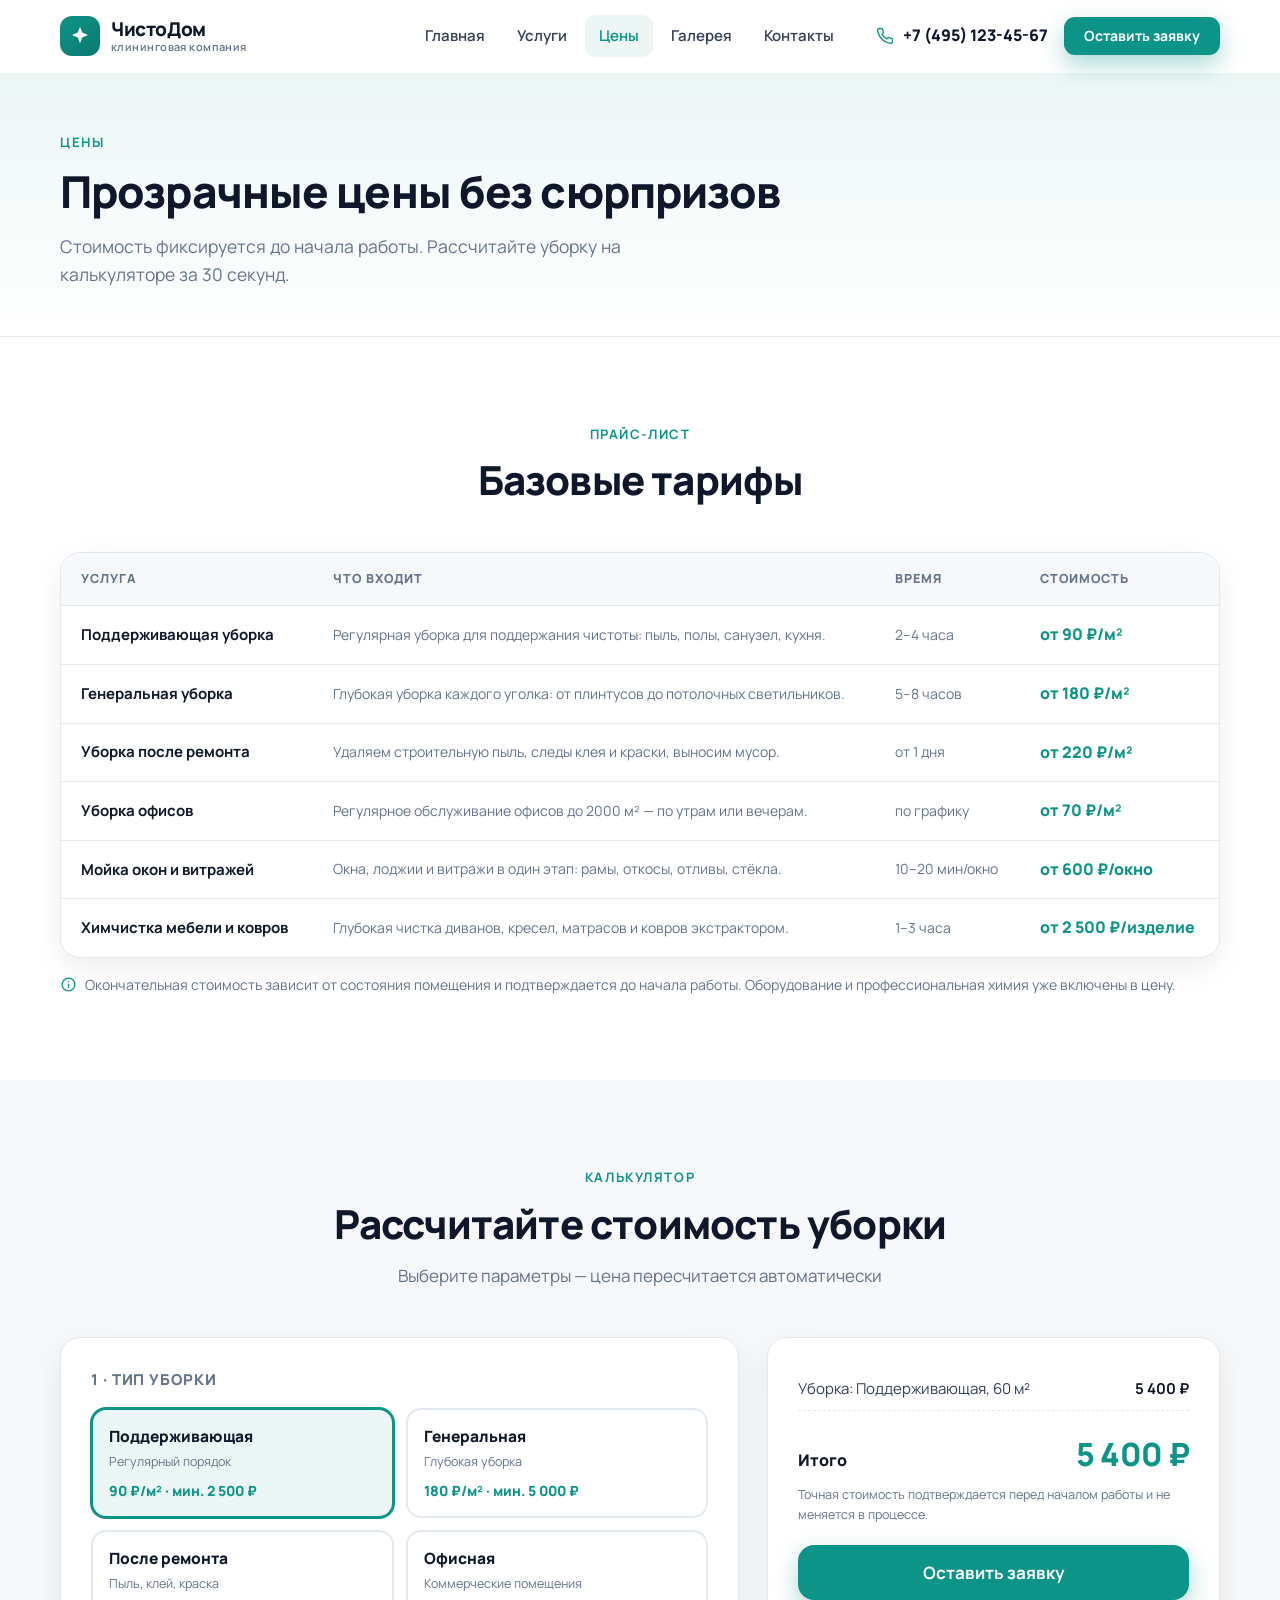
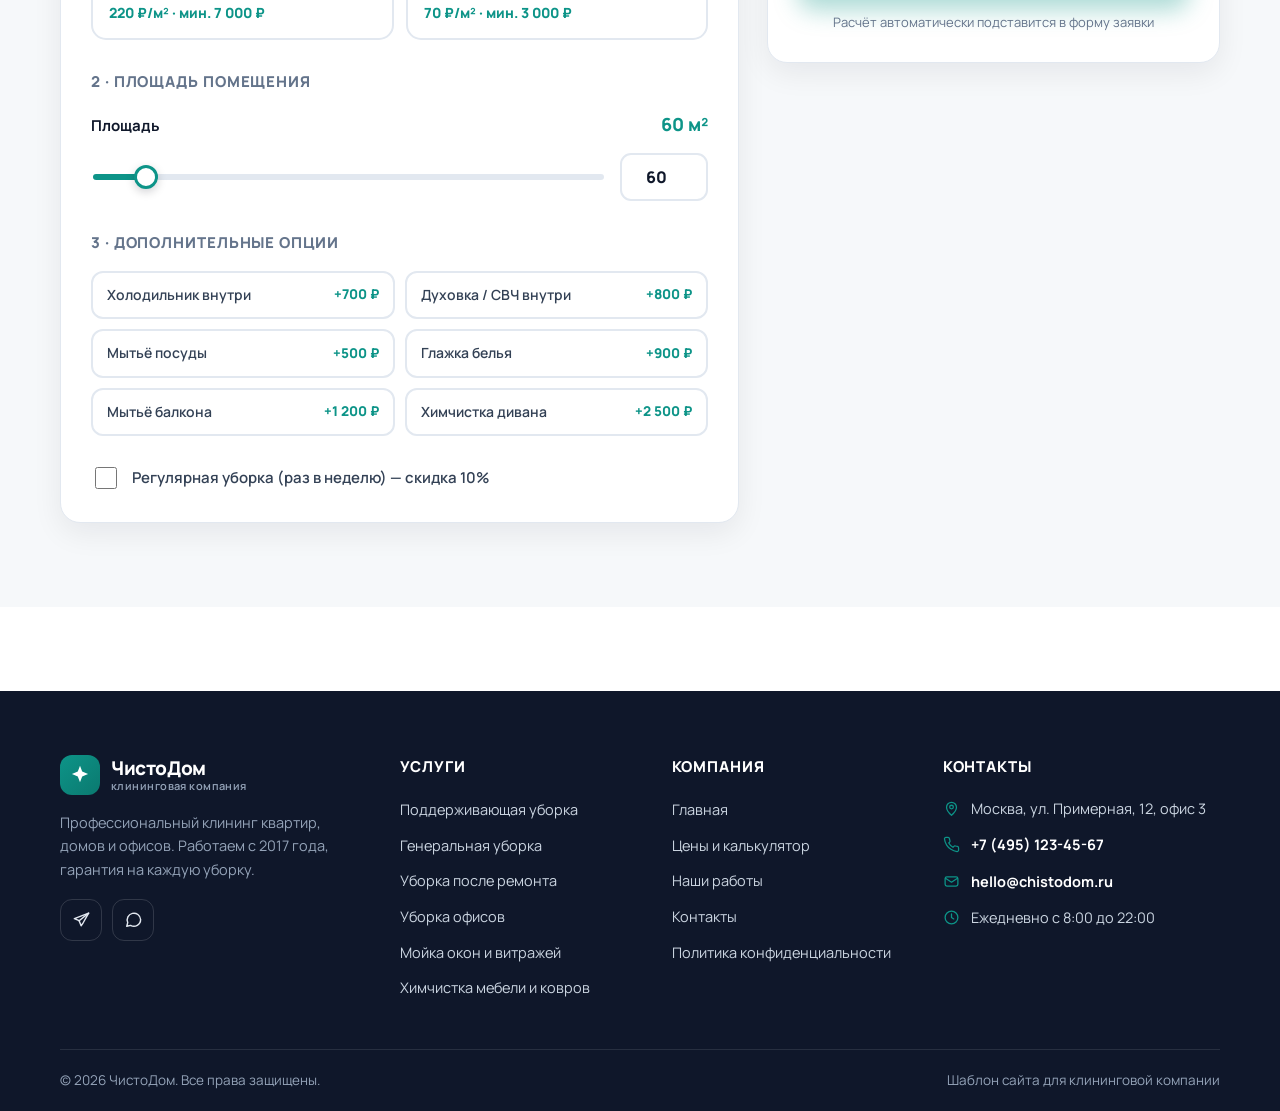
<file: prices.html>
<!DOCTYPE html>
<html lang="ru">
<head>
  <meta charset="UTF-8">
  <meta name="viewport" content="width=device-width, initial-scale=1">
  <title>Цены на уборку квартир и офисов — ЧистоДом</title>
  <meta name="description" content="Прозрачные цены на клининговые услуги. Онлайн-калькулятор стоимости уборки: рассчитайте за 30 секунд.">
  <link rel="icon" type="image/svg+xml" href="img/favicon.svg">
  <link rel="preconnect" href="https://fonts.googleapis.com">
  <link rel="preconnect" href="https://fonts.gstatic.com" crossorigin>
  <link href="https://fonts.googleapis.com/css2?family=Manrope:wght@400;500;600;700;800&display=swap" rel="stylesheet">
  <link rel="stylesheet" href="css/style.css">
</head>
<body>

  <header class="header">
    <div class="container header-in">
      <a class="logo" href="index.html">
        <span class="logo-mark">
          <svg viewBox="0 0 24 24" fill="currentColor" aria-hidden="true"><path d="M12 2 L14.4 8.3 L20.8 11 L14.4 13.7 L12 20 L9.6 13.7 L3.2 11 L9.6 8.3 Z"/></svg>
        </span>
        <span class="logo-text">
          <span class="logo-name" data-config="brand.name">ЧистоДом</span>
          <span class="logo-tagline" data-config="brand.tagline">клининговая компания</span>
        </span>
      </a>
      <nav class="nav" aria-label="Основное меню">
        <a class="nav-link" href="index.html">Главная</a>
        <a class="nav-link" href="services.html">Услуги</a>
        <a class="nav-link" href="prices.html">Цены</a>
        <a class="nav-link" href="gallery.html">Галерея</a>
        <a class="nav-link" href="contacts.html">Контакты</a>
      </nav>
      <div class="header-actions">
        <a class="header-phone" data-config="contact.phoneHref" data-config-attr="href" href="tel:+74951234567">
          <svg viewBox="0 0 24 24" fill="none" stroke="currentColor" stroke-width="1.8" stroke-linecap="round" stroke-linejoin="round" aria-hidden="true"><path d="M22 16.9v3a2 2 0 0 1-2.2 2 19.8 19.8 0 0 1-8.6-3.1 19.5 19.5 0 0 1-6-6A19.8 19.8 0 0 1 2.1 4.2 2 2 0 0 1 4.1 2h3a2 2 0 0 1 2 1.7c.1 1 .4 1.9.7 2.8a2 2 0 0 1-.5 2.1L8.1 9.9a16 16 0 0 0 6 6l1.3-1.3a2 2 0 0 1 2.1-.5c.9.3 1.9.6 2.8.7a2 2 0 0 1 1.7 2.1z"/></svg>
          <span data-config="contact.phone">+7 (495) 123-45-67</span>
        </a>
        <a class="btn btn-primary btn-sm" href="contacts.html">Оставить заявку</a>
        <button class="burger" type="button" aria-label="Открыть меню" aria-expanded="false" data-burger>
          <span></span><span></span><span></span>
        </button>
      </div>
    </div>
  </header>

  <main>
    <section class="page-hero">
      <div class="container">
        <span class="kicker">Цены</span>
        <h1 class="page-hero-title">Прозрачные цены без сюрпризов</h1>
        <p class="page-hero-sub">Стоимость фиксируется до начала работы. Рассчитайте уборку на калькуляторе за 30 секунд.</p>
      </div>
    </section>

    <section class="section">
      <div class="container">
        <div class="section-head reveal">
          <span class="kicker">Прайс-лист</span>
          <h2 class="section-title">Базовые тарифы</h2>
        </div>
        <div class="price-table-wrap reveal">
          <table class="price-table">
            <thead>
              <tr>
                <th>Услуга</th>
                <th>Что входит</th>
                <th>Время</th>
                <th>Стоимость</th>
              </tr>
            </thead>
            <tbody data-mount="price-table"></tbody>
          </table>
        </div>
        <p class="price-table-note">
          <svg viewBox="0 0 24 24" fill="none" stroke="currentColor" stroke-width="1.8" stroke-linecap="round" stroke-linejoin="round" aria-hidden="true"><circle cx="12" cy="12" r="9"/><path d="M12 8h.01M12 11.5V16"/></svg>
          <span>Окончательная стоимость зависит от состояния помещения и подтверждается до начала работы. Оборудование и профессиональная химия уже включены в цену.</span>
        </p>
      </div>
    </section>

    <section class="section section-alt" id="calc">
      <div class="container">
        <div class="section-head reveal">
          <span class="kicker">Калькулятор</span>
          <h2 class="section-title">Рассчитайте стоимость уборки</h2>
          <p class="section-sub">Выберите параметры — цена пересчитается автоматически</p>
        </div>

        <div class="calc-wrap" data-calc>
          <div class="calc-form reveal">
            <div class="calc-block">
              <div class="calc-block-title">1 · Тип уборки</div>
              <div class="calc-type-grid" data-mount="calc-types"></div>
            </div>

            <div class="calc-block">
              <div class="calc-block-title">2 · Площадь помещения</div>
              <div class="calc-field">
                <div class="calc-field-label">
                  <span>Площадь</span>
                  <span class="calc-area-value" data-calc-area-display>60 м²</span>
                </div>
                <div class="calc-range-row">
                  <input class="calc-range" type="range" data-calc-area min="20" max="500" step="5" value="60" aria-label="Площадь помещения">
                  <input class="calc-area-num" type="number" data-calc-area-num min="20" max="500" value="60" aria-label="Площадь, м²">
                </div>
              </div>
            </div>

            <div class="calc-block">
              <div class="calc-block-title">3 · Дополнительные опции</div>
              <div class="calc-extras" data-mount="calc-extras"></div>
            </div>

            <div class="calc-block">
              <label class="calc-check">
                <input type="checkbox" data-calc-discount>
                <span data-calc-discount-label>Регулярная уборка (раз в неделю) — скидка 10%</span>
              </label>
            </div>
          </div>

          <div class="calc-result reveal">
            <div class="result-row" data-result-base></div>
            <div class="result-row" data-result-extras-row style="display:none"></div>
            <div class="result-row discount-row" data-result-discount-row style="display:none"></div>
            <div class="result-total">
              <span class="result-total-label">Итого</span>
              <span class="result-total-value" data-result-total>—</span>
            </div>
            <p class="result-note" data-result-note></p>
            <a class="btn btn-primary btn-lg btn-block" data-calc-submit href="contacts.html">Оставить заявку</a>
            <p class="result-hint">Расчёт автоматически подставится в форму заявки</p>
          </div>
        </div>
      </div>
    </section>
  </main>

  <footer class="footer">
    <div class="container">
      <div class="footer-grid">
        <div class="footer-brand">
          <a class="logo" href="index.html">
            <span class="logo-mark">
              <svg viewBox="0 0 24 24" fill="currentColor" aria-hidden="true"><path d="M12 2 L14.4 8.3 L20.8 11 L14.4 13.7 L12 20 L9.6 13.7 L3.2 11 L9.6 8.3 Z"/></svg>
            </span>
            <span class="logo-text">
              <span class="logo-name" data-config="brand.name">ЧистоДом</span>
              <span class="logo-tagline" data-config="brand.tagline">клининговая компания</span>
            </span>
          </a>
          <p class="footer-about" data-config="footer.about">Профессиональный клининг квартир, домов и офисов. Работаем с 2017 года, гарантия на каждую уборку.</p>
          <div class="socials">
            <a class="social-btn" data-config="contact.telegram" data-config-attr="href" href="https://t.me/chistodom" aria-label="Telegram">
              <svg viewBox="0 0 24 24" fill="none" stroke="currentColor" stroke-width="1.8" stroke-linecap="round" stroke-linejoin="round" aria-hidden="true"><path d="M21 4L3 11l6 2.5L11.5 20l3-4.5L21 4z"/><path d="M9 13.5L21 4"/></svg>
            </a>
            <a class="social-btn" data-config="contact.whatsapp" data-config-attr="href" href="https://wa.me/74951234567" aria-label="WhatsApp">
              <svg viewBox="0 0 24 24" fill="none" stroke="currentColor" stroke-width="1.8" stroke-linecap="round" stroke-linejoin="round" aria-hidden="true"><path d="M21 12a8.5 8.5 0 0 1-12.7 7.4L3.5 20.5l1.2-4.6A8.5 8.5 0 1 1 21 12z"/></svg>
            </a>
          </div>
        </div>
        <div>
          <div class="footer-title">Услуги</div>
          <ul class="footer-links" data-mount="footer-services"></ul>
        </div>
        <div>
          <div class="footer-title">Компания</div>
          <ul class="footer-links">
            <li><a href="index.html">Главная</a></li>
            <li><a href="prices.html">Цены и калькулятор</a></li>
            <li><a href="gallery.html">Наши работы</a></li>
            <li><a href="contacts.html">Контакты</a></li>
            <li><a href="privacy.html">Политика конфиденциальности</a></li>
          </ul>
        </div>
        <div>
          <div class="footer-title">Контакты</div>
          <div class="fc-item">
            <svg viewBox="0 0 24 24" fill="none" stroke="currentColor" stroke-width="1.8" stroke-linecap="round" stroke-linejoin="round" aria-hidden="true"><path d="M12 21.5s-7-5.8-7-11.2A7 7 0 0 1 19 10.3c0 5.4-7 11.2-7 11.2z"/><circle cx="12" cy="10" r="2.6"/></svg>
            <span data-config="contact.address">Москва, ул. Примерная, 12, офис 3</span>
          </div>
          <div class="fc-item">
            <svg viewBox="0 0 24 24" fill="none" stroke="currentColor" stroke-width="1.8" stroke-linecap="round" stroke-linejoin="round" aria-hidden="true"><path d="M22 16.9v3a2 2 0 0 1-2.2 2 19.8 19.8 0 0 1-8.6-3.1 19.5 19.5 0 0 1-6-6A19.8 19.8 0 0 1 2.1 4.2 2 2 0 0 1 4.1 2h3a2 2 0 0 1 2 1.7c.1 1 .4 1.9.7 2.8a2 2 0 0 1-.5 2.1L8.1 9.9a16 16 0 0 0 6 6l1.3-1.3a2 2 0 0 1 2.1-.5c.9.3 1.9.6 2.8.7a2 2 0 0 1 1.7 2.1z"/></svg>
            <a data-config="contact.phoneHref" data-config-attr="href" href="tel:+74951234567"><span data-config="contact.phone">+7 (495) 123-45-67</span></a>
          </div>
          <div class="fc-item">
            <svg viewBox="0 0 24 24" fill="none" stroke="currentColor" stroke-width="1.8" stroke-linecap="round" stroke-linejoin="round" aria-hidden="true"><rect x="3" y="5.5" width="18" height="13" rx="2.5"/><path d="M3.5 7.5L12 13l8.5-5.5"/></svg>
            <a data-config="contact.email" data-config-attr="href" href="mailto:hello@chistodom.ru"><span data-config="contact.email">hello@chistodom.ru</span></a>
          </div>
          <div class="fc-item">
            <svg viewBox="0 0 24 24" fill="none" stroke="currentColor" stroke-width="1.8" stroke-linecap="round" stroke-linejoin="round" aria-hidden="true"><circle cx="12" cy="12" r="9"/><path d="M12 7v5l3.2 2"/></svg>
            <span data-config="contact.workHours">Ежедневно с 8:00 до 22:00</span>
          </div>
        </div>
      </div>
      <div class="footer-bottom">
        <span>© <span data-config="__year__">2026</span> <span data-config="brand.name">ЧистоДом</span>. Все права защищены.</span>
        <span>Шаблон сайта для клининговой компании</span>
      </div>
    </div>
  </footer>

  <script src="js/settings.js"></script>
  <script src="js/app.js"></script>
</body>
</html>
</file>
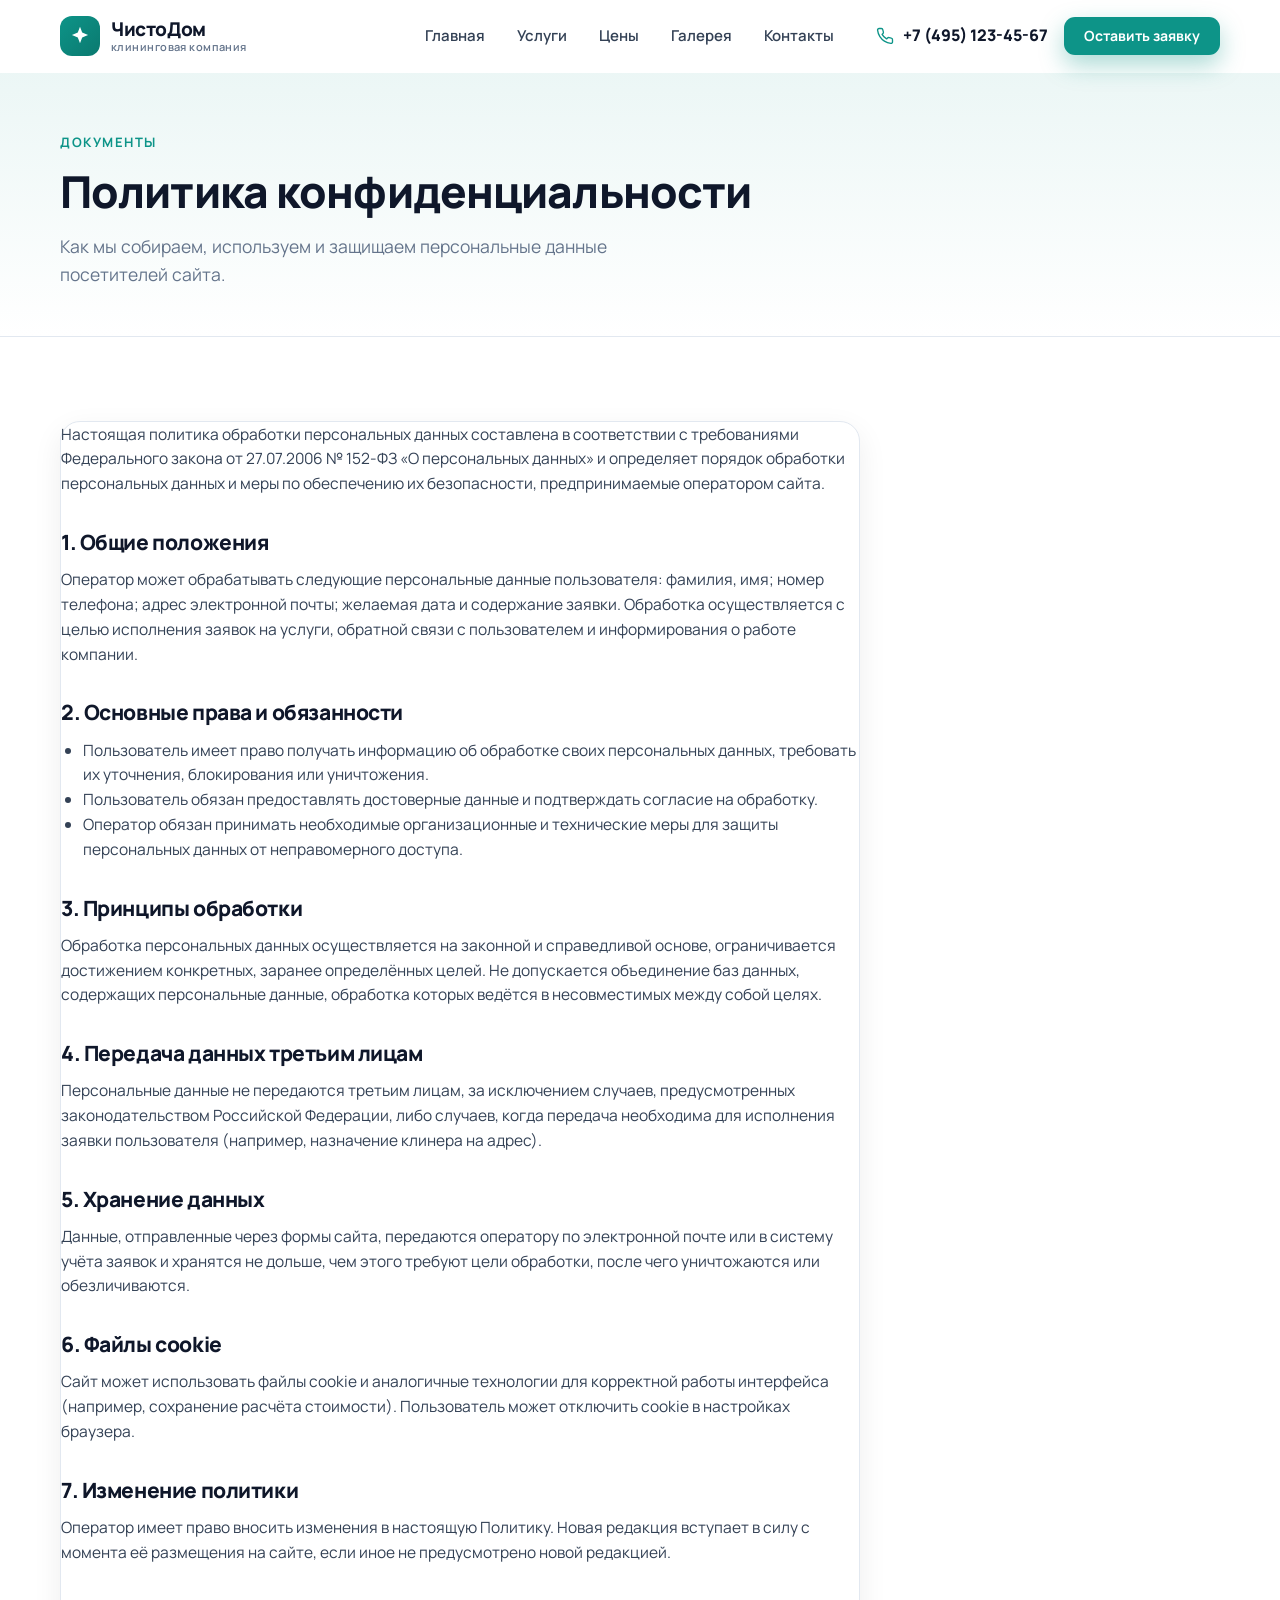
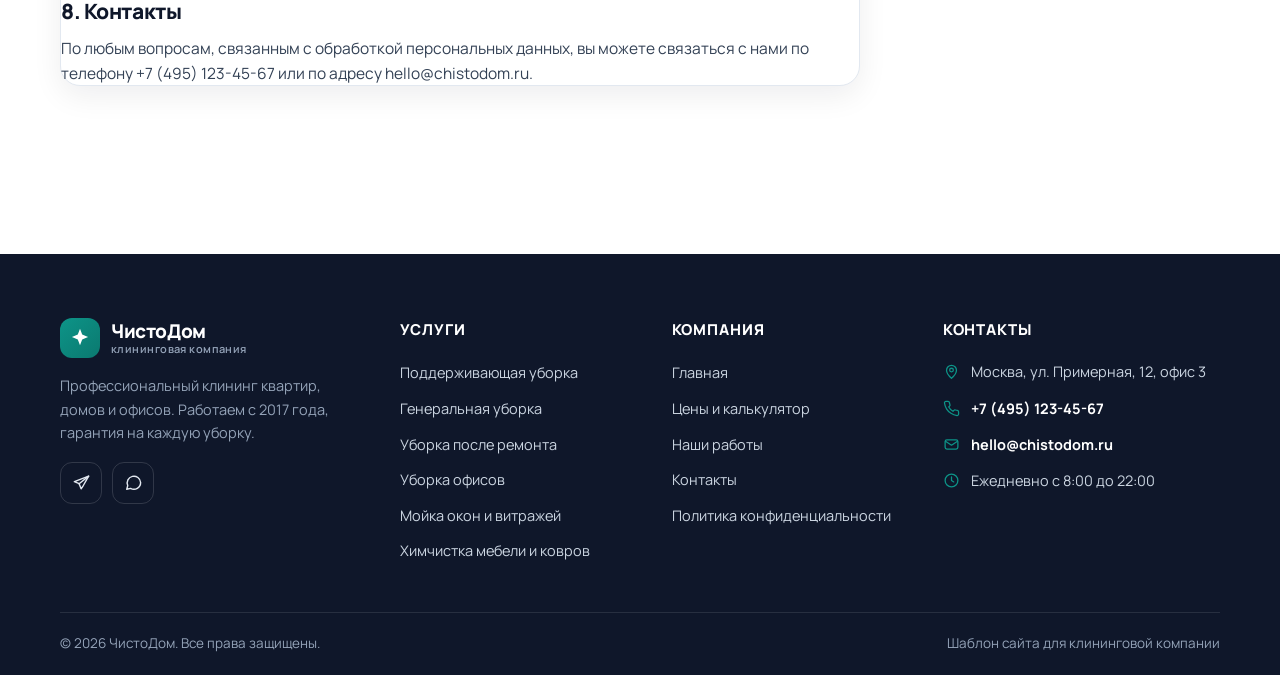
<file: privacy.html>
<!DOCTYPE html>
<html lang="ru">
<head>
  <meta charset="UTF-8">
  <meta name="viewport" content="width=device-width, initial-scale=1">
  <title>Политика конфиденциальности — ЧистоДом</title>
  <meta name="description" content="Политика обработки персональных данных клининговой компании ЧистоДом.">
  <link rel="icon" type="image/svg+xml" href="img/favicon.svg">
  <link rel="preconnect" href="https://fonts.googleapis.com">
  <link rel="preconnect" href="https://fonts.gstatic.com" crossorigin>
  <link href="https://fonts.googleapis.com/css2?family=Manrope:wght@400;500;600;700;800&display=swap" rel="stylesheet">
  <link rel="stylesheet" href="css/style.css">
</head>
<body>

  <header class="header">
    <div class="container header-in">
      <a class="logo" href="index.html">
        <span class="logo-mark">
          <svg viewBox="0 0 24 24" fill="currentColor" aria-hidden="true"><path d="M12 2 L14.4 8.3 L20.8 11 L14.4 13.7 L12 20 L9.6 13.7 L3.2 11 L9.6 8.3 Z"/></svg>
        </span>
        <span class="logo-text">
          <span class="logo-name" data-config="brand.name">ЧистоДом</span>
          <span class="logo-tagline" data-config="brand.tagline">клининговая компания</span>
        </span>
      </a>
      <nav class="nav" aria-label="Основное меню">
        <a class="nav-link" href="index.html">Главная</a>
        <a class="nav-link" href="services.html">Услуги</a>
        <a class="nav-link" href="prices.html">Цены</a>
        <a class="nav-link" href="gallery.html">Галерея</a>
        <a class="nav-link" href="contacts.html">Контакты</a>
      </nav>
      <div class="header-actions">
        <a class="header-phone" data-config="contact.phoneHref" data-config-attr="href" href="tel:+74951234567">
          <svg viewBox="0 0 24 24" fill="none" stroke="currentColor" stroke-width="1.8" stroke-linecap="round" stroke-linejoin="round" aria-hidden="true"><path d="M22 16.9v3a2 2 0 0 1-2.2 2 19.8 19.8 0 0 1-8.6-3.1 19.5 19.5 0 0 1-6-6A19.8 19.8 0 0 1 2.1 4.2 2 2 0 0 1 4.1 2h3a2 2 0 0 1 2 1.7c.1 1 .4 1.9.7 2.8a2 2 0 0 1-.5 2.1L8.1 9.9a16 16 0 0 0 6 6l1.3-1.3a2 2 0 0 1 2.1-.5c.9.3 1.9.6 2.8.7a2 2 0 0 1 1.7 2.1z"/></svg>
          <span data-config="contact.phone">+7 (495) 123-45-67</span>
        </a>
        <a class="btn btn-primary btn-sm" href="contacts.html">Оставить заявку</a>
        <button class="burger" type="button" aria-label="Открыть меню" aria-expanded="false" data-burger>
          <span></span><span></span><span></span>
        </button>
      </div>
    </div>
  </header>

  <main>
    <section class="page-hero">
      <div class="container">
        <span class="kicker">Документы</span>
        <h1 class="page-hero-title">Политика конфиденциальности</h1>
        <p class="page-hero-sub">Как мы собираем, используем и защищаем персональные данные посетителей сайта.</p>
      </div>
    </section>

    <section class="section">
      <div class="container">
        <div class="card policy" style="max-width:800px">
          <p>Настоящая политика обработки персональных данных составлена в соответствии с требованиями Федерального закона от 27.07.2006 № 152-ФЗ «О персональных данных» и определяет порядок обработки персональных данных и меры по обеспечению их безопасности, предпринимаемые оператором сайта.</p>

          <h2>1. Общие положения</h2>
          <p>Оператор может обрабатывать следующие персональные данные пользователя: фамилия, имя; номер телефона; адрес электронной почты; желаемая дата и содержание заявки. Обработка осуществляется с целью исполнения заявок на услуги, обратной связи с пользователем и информирования о работе компании.</p>

          <h2>2. Основные права и обязанности</h2>
          <ul>
            <li>Пользователь имеет право получать информацию об обработке своих персональных данных, требовать их уточнения, блокирования или уничтожения.</li>
            <li>Пользователь обязан предоставлять достоверные данные и подтверждать согласие на обработку.</li>
            <li>Оператор обязан принимать необходимые организационные и технические меры для защиты персональных данных от неправомерного доступа.</li>
          </ul>

          <h2>3. Принципы обработки</h2>
          <p>Обработка персональных данных осуществляется на законной и справедливой основе, ограничивается достижением конкретных, заранее определённых целей. Не допускается объединение баз данных, содержащих персональные данные, обработка которых ведётся в несовместимых между собой целях.</p>

          <h2>4. Передача данных третьим лицам</h2>
          <p>Персональные данные не передаются третьим лицам, за исключением случаев, предусмотренных законодательством Российской Федерации, либо случаев, когда передача необходима для исполнения заявки пользователя (например, назначение клинера на адрес).</p>

          <h2>5. Хранение данных</h2>
          <p>Данные, отправленные через формы сайта, передаются оператору по электронной почте или в систему учёта заявок и хранятся не дольше, чем этого требуют цели обработки, после чего уничтожаются или обезличиваются.</p>

          <h2>6. Файлы cookie</h2>
          <p>Сайт может использовать файлы cookie и аналогичные технологии для корректной работы интерфейса (например, сохранение расчёта стоимости). Пользователь может отключить cookie в настройках браузера.</p>

          <h2>7. Изменение политики</h2>
          <p>Оператор имеет право вносить изменения в настоящую Политику. Новая редакция вступает в силу с момента её размещения на сайте, если иное не предусмотрено новой редакцией.</p>

          <h2>8. Контакты</h2>
          <p>По любым вопросам, связанным с обработкой персональных данных, вы можете связаться с нами по телефону <span data-config="contact.phone">+7 (495) 123-45-67</span> или по адресу <span data-config="contact.email">hello@chistodom.ru</span>.</p>
        </div>
      </div>
    </section>
  </main>

  <footer class="footer">
    <div class="container">
      <div class="footer-grid">
        <div class="footer-brand">
          <a class="logo" href="index.html">
            <span class="logo-mark">
              <svg viewBox="0 0 24 24" fill="currentColor" aria-hidden="true"><path d="M12 2 L14.4 8.3 L20.8 11 L14.4 13.7 L12 20 L9.6 13.7 L3.2 11 L9.6 8.3 Z"/></svg>
            </span>
            <span class="logo-text">
              <span class="logo-name" data-config="brand.name">ЧистоДом</span>
              <span class="logo-tagline" data-config="brand.tagline">клининговая компания</span>
            </span>
          </a>
          <p class="footer-about" data-config="footer.about">Профессиональный клининг квартир, домов и офисов. Работаем с 2017 года, гарантия на каждую уборку.</p>
          <div class="socials">
            <a class="social-btn" data-config="contact.telegram" data-config-attr="href" href="https://t.me/chistodom" aria-label="Telegram">
              <svg viewBox="0 0 24 24" fill="none" stroke="currentColor" stroke-width="1.8" stroke-linecap="round" stroke-linejoin="round" aria-hidden="true"><path d="M21 4L3 11l6 2.5L11.5 20l3-4.5L21 4z"/><path d="M9 13.5L21 4"/></svg>
            </a>
            <a class="social-btn" data-config="contact.whatsapp" data-config-attr="href" href="https://wa.me/74951234567" aria-label="WhatsApp">
              <svg viewBox="0 0 24 24" fill="none" stroke="currentColor" stroke-width="1.8" stroke-linecap="round" stroke-linejoin="round" aria-hidden="true"><path d="M21 12a8.5 8.5 0 0 1-12.7 7.4L3.5 20.5l1.2-4.6A8.5 8.5 0 1 1 21 12z"/></svg>
            </a>
          </div>
        </div>
        <div>
          <div class="footer-title">Услуги</div>
          <ul class="footer-links" data-mount="footer-services"></ul>
        </div>
        <div>
          <div class="footer-title">Компания</div>
          <ul class="footer-links">
            <li><a href="index.html">Главная</a></li>
            <li><a href="prices.html">Цены и калькулятор</a></li>
            <li><a href="gallery.html">Наши работы</a></li>
            <li><a href="contacts.html">Контакты</a></li>
            <li><a href="privacy.html">Политика конфиденциальности</a></li>
          </ul>
        </div>
        <div>
          <div class="footer-title">Контакты</div>
          <div class="fc-item">
            <svg viewBox="0 0 24 24" fill="none" stroke="currentColor" stroke-width="1.8" stroke-linecap="round" stroke-linejoin="round" aria-hidden="true"><path d="M12 21.5s-7-5.8-7-11.2A7 7 0 0 1 19 10.3c0 5.4-7 11.2-7 11.2z"/><circle cx="12" cy="10" r="2.6"/></svg>
            <span data-config="contact.address">Москва, ул. Примерная, 12, офис 3</span>
          </div>
          <div class="fc-item">
            <svg viewBox="0 0 24 24" fill="none" stroke="currentColor" stroke-width="1.8" stroke-linecap="round" stroke-linejoin="round" aria-hidden="true"><path d="M22 16.9v3a2 2 0 0 1-2.2 2 19.8 19.8 0 0 1-8.6-3.1 19.5 19.5 0 0 1-6-6A19.8 19.8 0 0 1 2.1 4.2 2 2 0 0 1 4.1 2h3a2 2 0 0 1 2 1.7c.1 1 .4 1.9.7 2.8a2 2 0 0 1-.5 2.1L8.1 9.9a16 16 0 0 0 6 6l1.3-1.3a2 2 0 0 1 2.1-.5c.9.3 1.9.6 2.8.7a2 2 0 0 1 1.7 2.1z"/></svg>
            <a data-config="contact.phoneHref" data-config-attr="href" href="tel:+74951234567"><span data-config="contact.phone">+7 (495) 123-45-67</span></a>
          </div>
          <div class="fc-item">
            <svg viewBox="0 0 24 24" fill="none" stroke="currentColor" stroke-width="1.8" stroke-linecap="round" stroke-linejoin="round" aria-hidden="true"><rect x="3" y="5.5" width="18" height="13" rx="2.5"/><path d="M3.5 7.5L12 13l8.5-5.5"/></svg>
            <a data-config="contact.email" data-config-attr="href" href="mailto:hello@chistodom.ru"><span data-config="contact.email">hello@chistodom.ru</span></a>
          </div>
          <div class="fc-item">
            <svg viewBox="0 0 24 24" fill="none" stroke="currentColor" stroke-width="1.8" stroke-linecap="round" stroke-linejoin="round" aria-hidden="true"><circle cx="12" cy="12" r="9"/><path d="M12 7v5l3.2 2"/></svg>
            <span data-config="contact.workHours">Ежедневно с 8:00 до 22:00</span>
          </div>
        </div>
      </div>
      <div class="footer-bottom">
        <span>© <span data-config="__year__">2026</span> <span data-config="brand.name">ЧистоДом</span>. Все права защищены.</span>
        <span>Шаблон сайта для клининговой компании</span>
      </div>
    </div>
  </footer>

  <script src="js/settings.js"></script>
  <script src="js/app.js"></script>
</body>
</html>
</file>
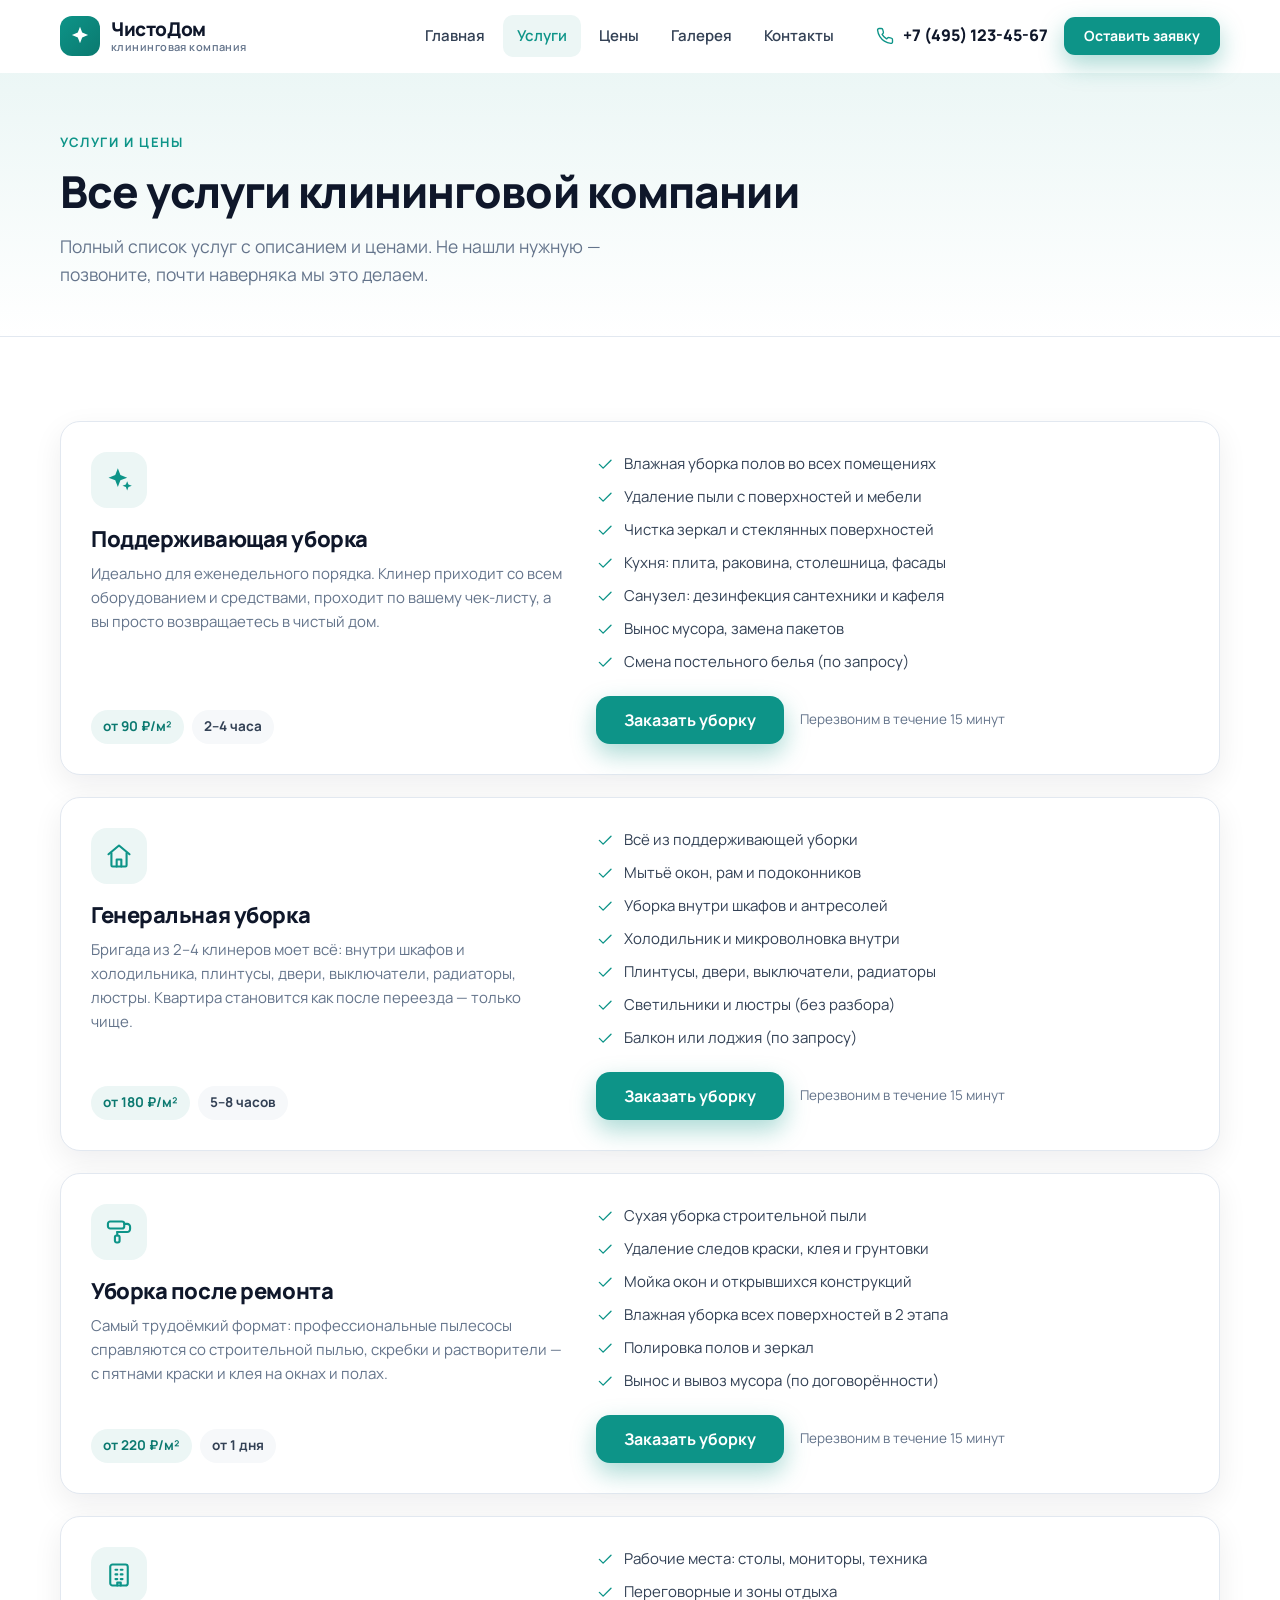
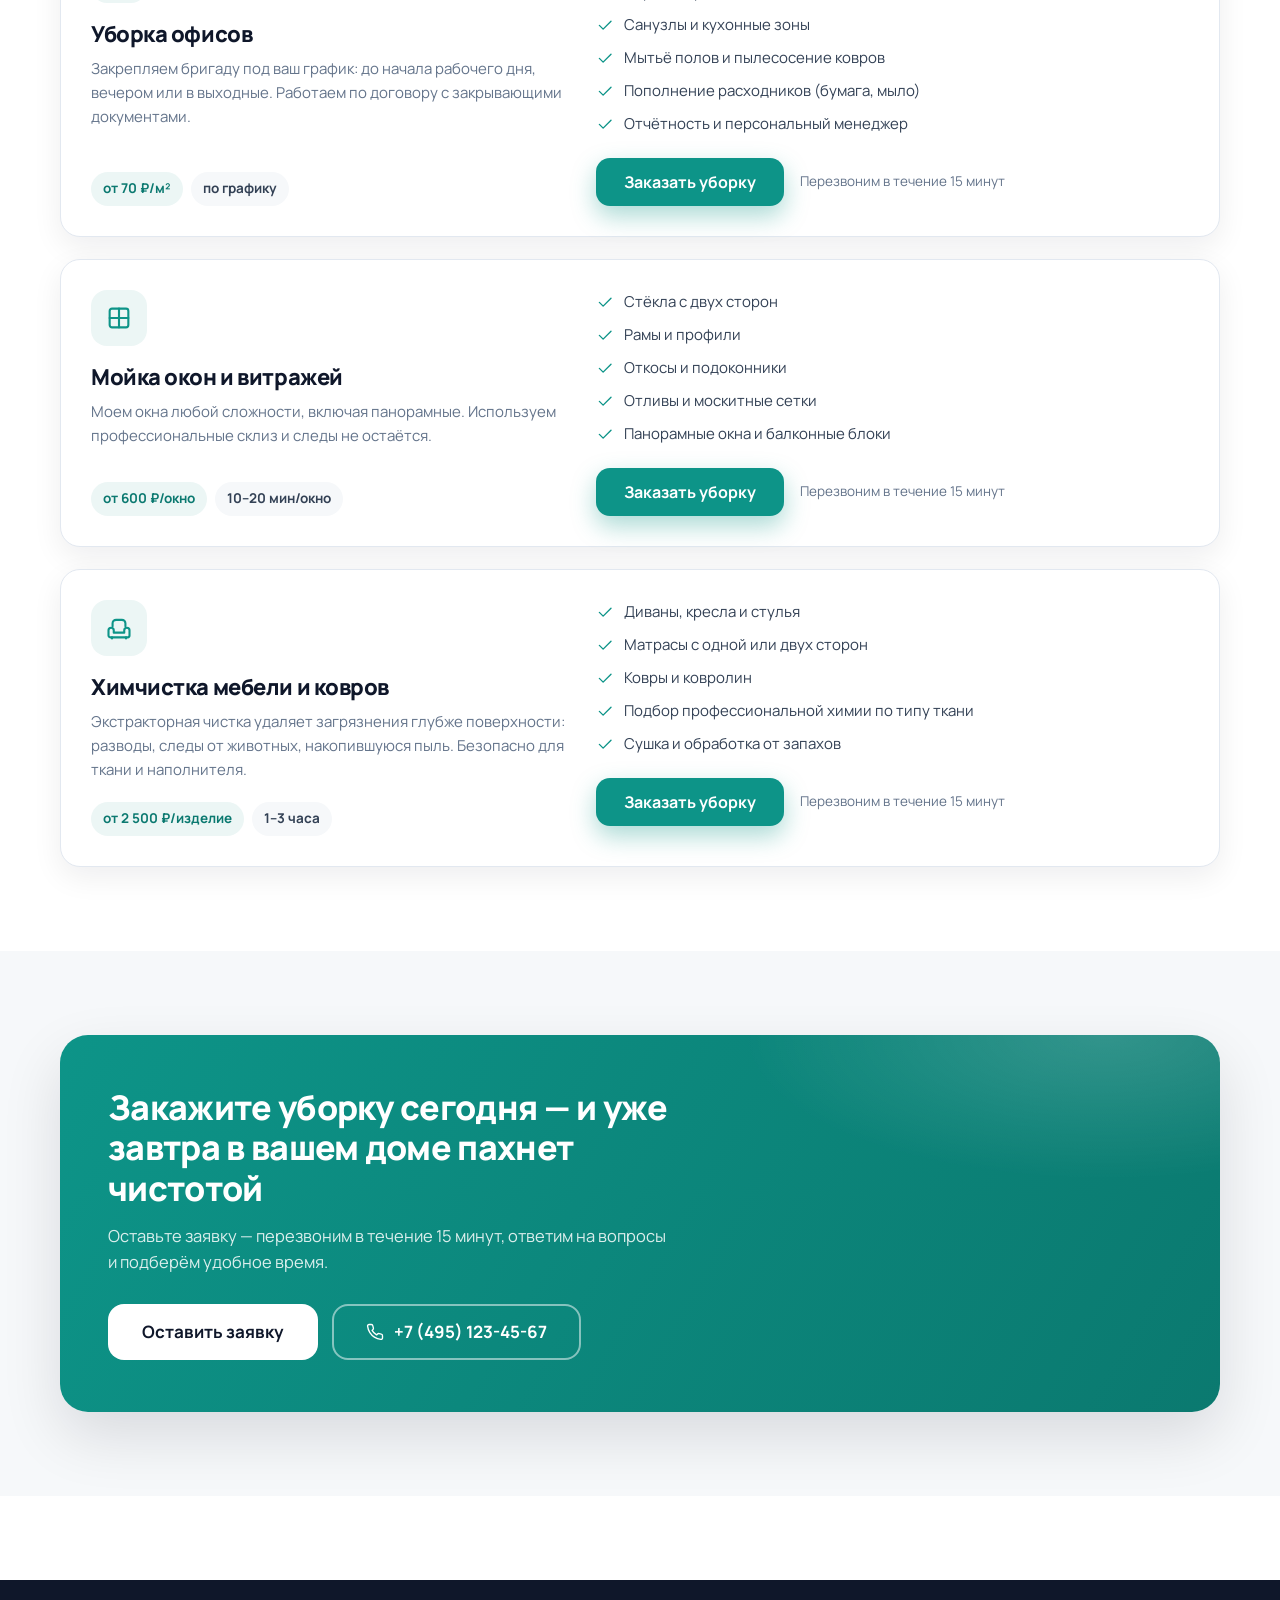
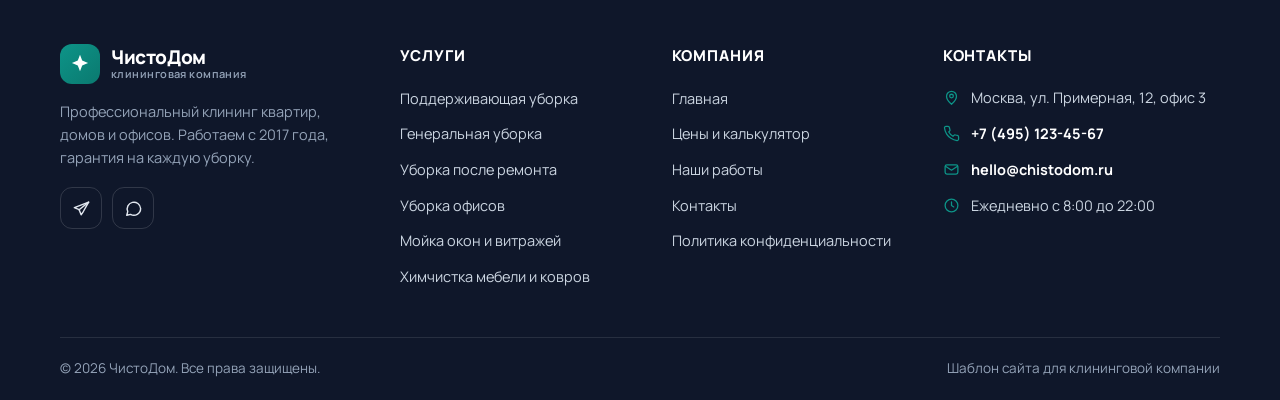
<file: services.html>
<!DOCTYPE html>
<html lang="ru">
<head>
  <meta charset="UTF-8">
  <meta name="viewport" content="width=device-width, initial-scale=1">
  <title>Услуги клининговой компании — ЧистоДом</title>
  <meta name="description" content="Все услуги: поддерживающая и генеральная уборка, уборка после ремонта, мойка окон, химчистка мебели. Что входит в каждую услугу и цены.">
  <link rel="icon" type="image/svg+xml" href="img/favicon.svg">
  <link rel="preconnect" href="https://fonts.googleapis.com">
  <link rel="preconnect" href="https://fonts.gstatic.com" crossorigin>
  <link href="https://fonts.googleapis.com/css2?family=Manrope:wght@400;500;600;700;800&display=swap" rel="stylesheet">
  <link rel="stylesheet" href="css/style.css">
</head>
<body>

  <header class="header">
    <div class="container header-in">
      <a class="logo" href="index.html">
        <span class="logo-mark">
          <svg viewBox="0 0 24 24" fill="currentColor" aria-hidden="true"><path d="M12 2 L14.4 8.3 L20.8 11 L14.4 13.7 L12 20 L9.6 13.7 L3.2 11 L9.6 8.3 Z"/></svg>
        </span>
        <span class="logo-text">
          <span class="logo-name" data-config="brand.name">ЧистоДом</span>
          <span class="logo-tagline" data-config="brand.tagline">клининговая компания</span>
        </span>
      </a>
      <nav class="nav" aria-label="Основное меню">
        <a class="nav-link" href="index.html">Главная</a>
        <a class="nav-link" href="services.html">Услуги</a>
        <a class="nav-link" href="prices.html">Цены</a>
        <a class="nav-link" href="gallery.html">Галерея</a>
        <a class="nav-link" href="contacts.html">Контакты</a>
      </nav>
      <div class="header-actions">
        <a class="header-phone" data-config="contact.phoneHref" data-config-attr="href" href="tel:+74951234567">
          <svg viewBox="0 0 24 24" fill="none" stroke="currentColor" stroke-width="1.8" stroke-linecap="round" stroke-linejoin="round" aria-hidden="true"><path d="M22 16.9v3a2 2 0 0 1-2.2 2 19.8 19.8 0 0 1-8.6-3.1 19.5 19.5 0 0 1-6-6A19.8 19.8 0 0 1 2.1 4.2 2 2 0 0 1 4.1 2h3a2 2 0 0 1 2 1.7c.1 1 .4 1.9.7 2.8a2 2 0 0 1-.5 2.1L8.1 9.9a16 16 0 0 0 6 6l1.3-1.3a2 2 0 0 1 2.1-.5c.9.3 1.9.6 2.8.7a2 2 0 0 1 1.7 2.1z"/></svg>
          <span data-config="contact.phone">+7 (495) 123-45-67</span>
        </a>
        <a class="btn btn-primary btn-sm" href="contacts.html">Оставить заявку</a>
        <button class="burger" type="button" aria-label="Открыть меню" aria-expanded="false" data-burger>
          <span></span><span></span><span></span>
        </button>
      </div>
    </div>
  </header>

  <main>
    <section class="page-hero">
      <div class="container">
        <span class="kicker">Услуги и цены</span>
        <h1 class="page-hero-title">Все услуги клининговой компании</h1>
        <p class="page-hero-sub">Полный список услуг с описанием и ценами. Не нашли нужную — позвоните, почти наверняка мы это делаем.</p>
      </div>
    </section>

    <section class="section">
      <div class="container">
        <div data-mount="services-detailed" style="display:grid; gap:22px"></div>
      </div>
    </section>

    <section class="section section-alt">
      <div class="container">
        <div class="cta-banner reveal">
          <h2 class="cta-title" data-config="cta.title">Закажите уборку сегодня — и уже завтра в вашем доме пахнет чистотой</h2>
          <p class="cta-text" data-config="cta.text">Оставьте заявку — перезвоним в течение 15 минут, ответим на вопросы и подберём удобное время.</p>
          <div class="cta-actions">
            <a class="btn btn-white btn-lg" href="contacts.html"><span data-config="cta.button">Оставить заявку</span></a>
            <a class="btn btn-outline btn-lg" data-config="contact.phoneHref" data-config-attr="href" href="tel:+74951234567">
              <svg viewBox="0 0 24 24" fill="none" stroke="currentColor" stroke-width="1.8" stroke-linecap="round" stroke-linejoin="round" aria-hidden="true"><path d="M22 16.9v3a2 2 0 0 1-2.2 2 19.8 19.8 0 0 1-8.6-3.1 19.5 19.5 0 0 1-6-6A19.8 19.8 0 0 1 2.1 4.2 2 2 0 0 1 4.1 2h3a2 2 0 0 1 2 1.7c.1 1 .4 1.9.7 2.8a2 2 0 0 1-.5 2.1L8.1 9.9a16 16 0 0 0 6 6l1.3-1.3a2 2 0 0 1 2.1-.5c.9.3 1.9.6 2.8.7a2 2 0 0 1 1.7 2.1z"/></svg>
              <span data-config="contact.phone">+7 (495) 123-45-67</span>
            </a>
          </div>
        </div>
      </div>
    </section>
  </main>

  <footer class="footer">
    <div class="container">
      <div class="footer-grid">
        <div class="footer-brand">
          <a class="logo" href="index.html">
            <span class="logo-mark">
              <svg viewBox="0 0 24 24" fill="currentColor" aria-hidden="true"><path d="M12 2 L14.4 8.3 L20.8 11 L14.4 13.7 L12 20 L9.6 13.7 L3.2 11 L9.6 8.3 Z"/></svg>
            </span>
            <span class="logo-text">
              <span class="logo-name" data-config="brand.name">ЧистоДом</span>
              <span class="logo-tagline" data-config="brand.tagline">клининговая компания</span>
            </span>
          </a>
          <p class="footer-about" data-config="footer.about">Профессиональный клининг квартир, домов и офисов. Работаем с 2017 года, гарантия на каждую уборку.</p>
          <div class="socials">
            <a class="social-btn" data-config="contact.telegram" data-config-attr="href" href="https://t.me/chistodom" aria-label="Telegram">
              <svg viewBox="0 0 24 24" fill="none" stroke="currentColor" stroke-width="1.8" stroke-linecap="round" stroke-linejoin="round" aria-hidden="true"><path d="M21 4L3 11l6 2.5L11.5 20l3-4.5L21 4z"/><path d="M9 13.5L21 4"/></svg>
            </a>
            <a class="social-btn" data-config="contact.whatsapp" data-config-attr="href" href="https://wa.me/74951234567" aria-label="WhatsApp">
              <svg viewBox="0 0 24 24" fill="none" stroke="currentColor" stroke-width="1.8" stroke-linecap="round" stroke-linejoin="round" aria-hidden="true"><path d="M21 12a8.5 8.5 0 0 1-12.7 7.4L3.5 20.5l1.2-4.6A8.5 8.5 0 1 1 21 12z"/></svg>
            </a>
          </div>
        </div>
        <div>
          <div class="footer-title">Услуги</div>
          <ul class="footer-links" data-mount="footer-services"></ul>
        </div>
        <div>
          <div class="footer-title">Компания</div>
          <ul class="footer-links">
            <li><a href="index.html">Главная</a></li>
            <li><a href="prices.html">Цены и калькулятор</a></li>
            <li><a href="gallery.html">Наши работы</a></li>
            <li><a href="contacts.html">Контакты</a></li>
            <li><a href="privacy.html">Политика конфиденциальности</a></li>
          </ul>
        </div>
        <div>
          <div class="footer-title">Контакты</div>
          <div class="fc-item">
            <svg viewBox="0 0 24 24" fill="none" stroke="currentColor" stroke-width="1.8" stroke-linecap="round" stroke-linejoin="round" aria-hidden="true"><path d="M12 21.5s-7-5.8-7-11.2A7 7 0 0 1 19 10.3c0 5.4-7 11.2-7 11.2z"/><circle cx="12" cy="10" r="2.6"/></svg>
            <span data-config="contact.address">Москва, ул. Примерная, 12, офис 3</span>
          </div>
          <div class="fc-item">
            <svg viewBox="0 0 24 24" fill="none" stroke="currentColor" stroke-width="1.8" stroke-linecap="round" stroke-linejoin="round" aria-hidden="true"><path d="M22 16.9v3a2 2 0 0 1-2.2 2 19.8 19.8 0 0 1-8.6-3.1 19.5 19.5 0 0 1-6-6A19.8 19.8 0 0 1 2.1 4.2 2 2 0 0 1 4.1 2h3a2 2 0 0 1 2 1.7c.1 1 .4 1.9.7 2.8a2 2 0 0 1-.5 2.1L8.1 9.9a16 16 0 0 0 6 6l1.3-1.3a2 2 0 0 1 2.1-.5c.9.3 1.9.6 2.8.7a2 2 0 0 1 1.7 2.1z"/></svg>
            <a data-config="contact.phoneHref" data-config-attr="href" href="tel:+74951234567"><span data-config="contact.phone">+7 (495) 123-45-67</span></a>
          </div>
          <div class="fc-item">
            <svg viewBox="0 0 24 24" fill="none" stroke="currentColor" stroke-width="1.8" stroke-linecap="round" stroke-linejoin="round" aria-hidden="true"><rect x="3" y="5.5" width="18" height="13" rx="2.5"/><path d="M3.5 7.5L12 13l8.5-5.5"/></svg>
            <a data-config="contact.email" data-config-attr="href" href="mailto:hello@chistodom.ru"><span data-config="contact.email">hello@chistodom.ru</span></a>
          </div>
          <div class="fc-item">
            <svg viewBox="0 0 24 24" fill="none" stroke="currentColor" stroke-width="1.8" stroke-linecap="round" stroke-linejoin="round" aria-hidden="true"><circle cx="12" cy="12" r="9"/><path d="M12 7v5l3.2 2"/></svg>
            <span data-config="contact.workHours">Ежедневно с 8:00 до 22:00</span>
          </div>
        </div>
      </div>
      <div class="footer-bottom">
        <span>© <span data-config="__year__">2026</span> <span data-config="brand.name">ЧистоДом</span>. Все права защищены.</span>
        <span>Шаблон сайта для клининговой компании</span>
      </div>
    </div>
  </footer>

  <script src="js/settings.js"></script>
  <script src="js/app.js"></script>
</body>
</html>
</file>
<file: css/style.css>
/* ============================================================================
   СТИЛИ САЙТА КЛИНИНГОВОЙ КОМПАНИИ
   Цвета задаются в js/config.js и подставляются в переменные --primary/--accent.
   Обычно этот файл редактировать не нужно.
============================================================================ */

/* --- Переменные и сброс ------------------------------------------------- */
:root {
  --primary: #0d9488;
  --primary-dark: color-mix(in srgb, var(--primary) 82%, #000);
  --primary-soft: color-mix(in srgb, var(--primary) 8%, #fff);
  --primary-tint: color-mix(in srgb, var(--primary) 14%, #fff);
  --accent: #f59e0b;
  --ink: #0f172a;
  --ink-soft: #334155;
  --muted: #64748b;
  --bg: #ffffff;
  --bg-soft: #f6f8fa;
  --line: #e2e8f0;
  --danger: #ef4444;
  --success: #16a34a;
  --shadow: 0 10px 30px rgba(2, 6, 23, .07);
  --shadow-lg: 0 24px 60px rgba(2, 6, 23, .12);
  --radius: 20px;
  --radius-sm: 12px;
  --font: "Manrope", system-ui, -apple-system, "Segoe UI", Roboto, Arial, sans-serif;
}

*, *::before, *::after { box-sizing: border-box; }

html { scroll-behavior: smooth; }

body {
  margin: 0;
  font-family: var(--font);
  font-size: 16px;
  line-height: 1.6;
  color: var(--ink);
  background: var(--bg);
  -webkit-font-smoothing: antialiased;
}

img { max-width: 100%; display: block; }
[hidden] { display: none !important; }
a { color: var(--primary); text-decoration: none; }
h1, h2, h3, h4 { margin: 0; line-height: 1.2; font-weight: 800; letter-spacing: -.02em; }
p { margin: 0; }
button { font-family: inherit; }

.container { width: 100%; max-width: 1200px; margin: 0 auto; padding: 0 20px; }

/* Якоря не прячутся под sticky-шапкой */
[id] { scroll-margin-top: 92px; }

.section { padding: 84px 0; }
.section-alt { background: var(--bg-soft); }
.section-alt-tint { background: var(--primary-soft); }

.section-head { max-width: 640px; margin: 0 auto 48px; text-align: center; }
.section-head.left { text-align: left; margin-left: 0; }

.kicker {
  display: inline-block;
  font-size: 13px;
  font-weight: 700;
  text-transform: uppercase;
  letter-spacing: .12em;
  color: var(--primary);
  margin-bottom: 12px;
}

.section-title { font-size: clamp(28px, 4vw, 40px); }
.section-sub { margin-top: 14px; color: var(--muted); font-size: 17px; }

/* --- Кнопки --------------------------------------------------------------- */
.btn {
  display: inline-flex;
  align-items: center;
  justify-content: center;
  gap: 10px;
  padding: 14px 26px;
  border-radius: 14px;
  border: 2px solid transparent;
  font-weight: 700;
  font-size: 16px;
  line-height: 1;
  cursor: pointer;
  transition: transform .15s ease, box-shadow .2s ease, background .2s ease, color .2s ease, border-color .2s ease;
  white-space: nowrap;
}
.btn:active { transform: translateY(1px) scale(.99); }
.btn svg { width: 18px; height: 18px; flex: none; }

.btn-primary { background: var(--primary); color: #fff; box-shadow: 0 10px 24px color-mix(in srgb, var(--primary) 35%, transparent); }
.btn-primary:hover { background: var(--primary-dark); }

.btn-outline { border-color: var(--line); color: var(--ink); background: #fff; }
.btn-outline:hover { border-color: var(--primary); color: var(--primary); }

.btn-white { background: #fff; color: var(--ink); }
.btn-white:hover { transform: translateY(-2px); box-shadow: 0 14px 30px rgba(2,6,23,.18); }

.btn-lg { padding: 17px 32px; font-size: 17px; border-radius: 16px; }
.btn-sm { padding: 10px 18px; font-size: 14px; border-radius: 11px; }
.btn-block { width: 100%; }

:focus-visible { outline: 3px solid color-mix(in srgb, var(--primary) 45%, #fff); outline-offset: 2px; }

/* --- Шапка ----------------------------------------------------------------- */
.header {
  position: sticky;
  top: 0;
  z-index: 50;
  background: rgba(255, 255, 255, .92);
  backdrop-filter: blur(12px);
  border-bottom: 1px solid transparent;
  transition: box-shadow .25s ease, border-color .25s ease;
}
.header.scrolled { border-color: var(--line); box-shadow: 0 6px 24px rgba(2,6,23,.06); }

.header-in {
  display: flex;
  align-items: center;
  gap: 28px;
  height: 72px;
}

.logo { display: flex; align-items: center; gap: 11px; color: var(--ink); font-weight: 800; }
.logo-mark {
  width: 40px; height: 40px; flex: none;
  border-radius: 12px;
  background: linear-gradient(135deg, var(--primary), var(--primary-dark));
  display: grid; place-items: center;
  color: #fff;
}
.logo-mark img { width: 100%; height: 100%; border-radius: 12px; object-fit: cover; }
.logo-mark svg { width: 22px; height: 22px; }
.logo-text { display: flex; flex-direction: column; line-height: 1.15; }
.logo-name { font-size: 19px; letter-spacing: -.02em; }
.logo-tagline { font-size: 11px; font-weight: 600; color: var(--muted); letter-spacing: .04em; }

.nav { display: flex; gap: 4px; margin-left: auto; }
.nav-link {
  padding: 9px 14px;
  border-radius: 10px;
  color: var(--ink-soft);
  font-weight: 600;
  font-size: 15px;
  transition: color .15s, background .15s;
}
.nav-link:hover { color: var(--primary); background: var(--primary-soft); }
.nav-link.active { color: var(--primary); background: var(--primary-soft); }

.header-actions { display: flex; align-items: center; gap: 16px; }
.header-phone {
  display: flex; align-items: center; gap: 9px;
  font-weight: 800; color: var(--ink); font-size: 16px;
}
.header-phone svg { width: 18px; height: 18px; color: var(--primary); }
.header-phone:hover { color: var(--primary); }

.burger {
  display: none;
  flex-direction: column;
  justify-content: center;
  gap: 5px;
  width: 44px; height: 44px;
  padding: 10px;
  border: 1px solid var(--line);
  border-radius: 11px;
  background: #fff;
  cursor: pointer;
}
.burger span { display: block; height: 2px; border-radius: 2px; background: var(--ink); transition: transform .25s, opacity .25s; }
.nav-open .burger span:nth-child(1) { transform: translateY(7px) rotate(45deg); }
.nav-open .burger span:nth-child(2) { opacity: 0; }
.nav-open .burger span:nth-child(3) { transform: translateY(-7px) rotate(-45deg); }

@media (max-width: 920px) {
  .nav {
    position: absolute;
    top: 72px; left: 0; right: 0;
    flex-direction: column;
    padding: 12px 20px 20px;
    background: #fff;
    border-bottom: 1px solid var(--line);
    box-shadow: 0 24px 40px rgba(2,6,23,.08);
    display: none;
  }
  .nav-open .nav { display: flex; }
  .nav-link { padding: 13px 14px; font-size: 16px; }
  .burger { display: flex; }
}

@media (max-width: 640px) {
  .header-phone { display: none; }
  .header-actions .btn { padding: 10px 16px; font-size: 14px; }
  .header-in { gap: 16px; height: 64px; }
  .nav { top: 64px; }
}

/* --- Главный экран ---------------------------------------------------------- */
.hero {
  background:
    radial-gradient(720px 340px at 85% -10%, var(--primary-tint), transparent 65%),
    radial-gradient(560px 300px at 0% 110%, color-mix(in srgb, var(--accent) 10%, #fff), transparent 70%),
    linear-gradient(180deg, var(--primary-soft), #fff 78%);
  overflow: hidden;
}

.hero-in {
  display: grid;
  grid-template-columns: 1.05fr .95fr;
  align-items: center;
  gap: 48px;
  padding: 72px 0 88px;
}

.hero-badge {
  display: inline-flex;
  align-items: center;
  gap: 8px;
  padding: 8px 14px;
  border-radius: 999px;
  background: #fff;
  border: 1px solid color-mix(in srgb, var(--primary) 25%, var(--line));
  color: var(--ink-soft);
  font-size: 13.5px;
  font-weight: 700;
  box-shadow: var(--shadow);
}
.hero-badge svg { width: 15px; height: 15px; color: var(--primary); }

.hero-title {
  margin-top: 20px;
  font-size: clamp(34px, 5.2vw, 56px);
  line-height: 1.08;
}
.hero-title em {
  font-style: normal;
  color: var(--primary);
  position: relative;
}

.hero-sub { margin-top: 20px; font-size: 18px; color: var(--muted); max-width: 480px; }

.hero-cta { display: flex; flex-wrap: wrap; gap: 14px; margin-top: 32px; }

.hero-stats {
  display: grid;
  grid-template-columns: repeat(4, 1fr);
  gap: 10px;
  margin-top: 44px;
  max-width: 520px;
}
.stat {
  background: #fff;
  border: 1px solid var(--line);
  border-radius: 16px;
  padding: 14px 12px 12px;
  text-align: center;
  box-shadow: var(--shadow);
}
.stat-value { font-size: 22px; font-weight: 800; color: var(--primary); letter-spacing: -.02em; }
.stat-label { font-size: 12px; color: var(--muted); font-weight: 600; margin-top: 3px; line-height: 1.35; }

.hero-media { position: relative; }
.hero-img {
  width: 100%;
  border-radius: 28px;
  box-shadow: var(--shadow-lg);
  position: relative;
  z-index: 1;
}
.hero-blob {
  position: absolute;
  inset: auto -24px -24px auto;
  width: 200px; height: 200px;
  border-radius: 36px;
  background: linear-gradient(135deg, var(--accent), color-mix(in srgb, var(--accent) 70%, #fff));
  opacity: .9;
  z-index: 0;
  transform: rotate(8deg);
}

@media (max-width: 980px) {
  .hero-in { grid-template-columns: 1fr; gap: 36px; padding: 48px 0 64px; }
  .hero-stats { max-width: none; }
}

@media (max-width: 560px) {
  .hero-stats { grid-template-columns: repeat(2, 1fr); }
}

/* --- Сетки и карточки ------------------------------------------------------- */
.grid { display: grid; gap: 22px; }
.grid-2 { grid-template-columns: repeat(2, 1fr); }
.grid-3 { grid-template-columns: repeat(3, 1fr); }
.grid-4 { grid-template-columns: repeat(4, 1fr); }

@media (max-width: 960px) {
  .grid-3, .grid-4 { grid-template-columns: repeat(2, 1fr); }
}
@media (max-width: 600px) {
  .grid-2, .grid-3, .grid-4 { grid-template-columns: 1fr; }
}

.card {
  background: #fff;
  border: 1px solid var(--line);
  border-radius: var(--radius);
  box-shadow: var(--shadow);
}

.adv-card {
  padding: 26px 24px;
  transition: transform .2s ease, box-shadow .2s ease;
}
.adv-card:hover { transform: translateY(-4px); box-shadow: var(--shadow-lg); }
.adv-icon {
  width: 52px; height: 52px;
  border-radius: 15px;
  display: grid; place-items: center;
  background: var(--primary-soft);
  color: var(--primary);
  margin-bottom: 18px;
}
.adv-icon svg { width: 26px; height: 26px; }
.adv-title { font-size: 18px; margin-bottom: 8px; }
.adv-text { color: var(--muted); font-size: 15px; }

/* --- Карточки услуг ---------------------------------------------------------- */
.service-card {
  display: flex;
  flex-direction: column;
  padding: 26px 24px;
  transition: transform .2s ease, box-shadow .2s ease, border-color .2s ease;
}
.service-card:hover { transform: translateY(-4px); box-shadow: var(--shadow-lg); border-color: color-mix(in srgb, var(--primary) 35%, var(--line)); }
.service-top { display: flex; align-items: center; justify-content: space-between; margin-bottom: 16px; }
.service-icon {
  width: 52px; height: 52px;
  border-radius: 15px;
  display: grid; place-items: center;
  background: var(--primary-soft);
  color: var(--primary);
}
.service-icon svg { width: 26px; height: 26px; }
.service-name { font-size: 19px; margin-bottom: 8px; }
.service-text { color: var(--muted); font-size: 15px; flex: 1; }
.service-meta { display: flex; flex-wrap: wrap; gap: 8px; margin-top: 18px; }
.chip {
  display: inline-flex;
  align-items: center;
  padding: 6px 12px;
  border-radius: 999px;
  font-size: 13.5px;
  font-weight: 700;
  background: var(--primary-soft);
  color: var(--primary-dark);
}
.chip-neutral { background: var(--bg-soft); color: var(--ink-soft); }
.service-more { margin-top: 18px; display: inline-flex; align-items: center; gap: 7px; font-weight: 700; font-size: 15px; }
.service-more svg { width: 16px; height: 16px; transition: transform .2s; }
.service-card:hover .service-more svg { transform: translateX(4px); }

/* --- Как мы работаем ---------------------------------------------------------- */
.steps { display: grid; grid-template-columns: repeat(4, 1fr); gap: 22px; counter-reset: step; }
@media (max-width: 960px) { .steps { grid-template-columns: repeat(2, 1fr); } }
@media (max-width: 560px) { .steps { grid-template-columns: 1fr; } }

.step {
  position: relative;
  background: #fff;
  border: 1px solid var(--line);
  border-radius: var(--radius);
  padding: 26px 24px;
  box-shadow: var(--shadow);
}
.step-num {
  position: absolute;
  top: 18px; right: 20px;
  font-size: 44px;
  font-weight: 800;
  color: var(--primary-soft);
  -webkit-text-stroke: 1.5px color-mix(in srgb, var(--primary) 30%, #fff);
  line-height: 1;
}
.step-icon {
  width: 48px; height: 48px;
  border-radius: 14px;
  display: grid; place-items: center;
  background: var(--primary-soft);
  color: var(--primary);
  margin-bottom: 16px;
}
.step-icon svg { width: 24px; height: 24px; }
.step-name { font-size: 17px; margin-bottom: 6px; }
.step-text { color: var(--muted); font-size: 14.5px; }

/* --- Отзывы ---------------------------------------------------------------------- */
.reviews-wrap { position: relative; }

.reviews-track {
  display: grid;
  grid-auto-flow: column;
  grid-auto-columns: minmax(300px, 370px);
  gap: 20px;
  overflow-x: auto;
  scroll-snap-type: x mandatory;
  padding: 4px 4px 18px;
  scrollbar-width: none;
}
.reviews-track::-webkit-scrollbar { display: none; }

.review-card {
  scroll-snap-align: start;
  display: flex;
  flex-direction: column;
  padding: 24px;
}
.review-head { display: flex; align-items: center; gap: 13px; margin-bottom: 14px; }
.review-avatar {
  width: 46px; height: 46px; flex: none;
  border-radius: 50%;
  display: grid; place-items: center;
  font-weight: 800; font-size: 16px;
  color: #fff;
  background: linear-gradient(135deg, var(--primary), var(--primary-dark));
}
.review-name { font-weight: 800; font-size: 15.5px; }
.review-meta { font-size: 12.5px; color: var(--muted); }
.stars { display: flex; gap: 2px; margin-left: auto; }
.stars svg { width: 15px; height: 15px; color: var(--accent); }
.stars .star-empty { color: var(--line); }
.review-text { color: var(--ink-soft); font-size: 14.5px; flex: 1; }
.review-service { margin-top: 14px; }

.slider-nav { display: flex; gap: 10px; justify-content: center; margin-top: 8px; }
.slider-btn {
  width: 46px; height: 46px;
  border-radius: 50%;
  border: 1px solid var(--line);
  background: #fff;
  display: grid; place-items: center;
  cursor: pointer;
  color: var(--ink);
  transition: border-color .2s, color .2s, transform .15s;
}
.slider-btn:hover { border-color: var(--primary); color: var(--primary); }
.slider-btn:active { transform: scale(.94); }
.slider-btn svg { width: 20px; height: 20px; }

/* --- Блок-призыв ------------------------------------------------------------------- */
.cta-banner {
  border-radius: 28px;
  background:
    radial-gradient(600px 240px at 90% 0%, rgba(255,255,255,.16), transparent 60%),
    linear-gradient(120deg, var(--primary), var(--primary-dark));
  color: #fff;
  padding: 52px 48px;
  box-shadow: var(--shadow-lg);
}
.cta-title { font-size: clamp(24px, 3.2vw, 34px); max-width: 620px; }
.cta-text { margin-top: 14px; color: rgba(255,255,255,.85); max-width: 560px; font-size: 16.5px; }
.cta-actions { display: flex; flex-wrap: wrap; gap: 14px; margin-top: 28px; }
.cta-banner .btn-outline { border-color: rgba(255,255,255,.5); color: #fff; background: transparent; }
.cta-banner .btn-outline:hover { border-color: #fff; color: #fff; background: rgba(255,255,255,.12); }

@media (max-width: 640px) { .cta-banner { padding: 36px 26px; border-radius: 22px; } }

/* --- Подвал --------------------------------------------------------------------------- */
.footer { background: #0f172a; color: #cbd5e1; padding: 64px 0 0; margin-top: 84px; }
.footer-grid {
  display: grid;
  grid-template-columns: 1.3fr 1fr 1fr 1.2fr;
  gap: 40px;
  padding-bottom: 48px;
}
@media (max-width: 960px) { .footer-grid { grid-template-columns: 1fr 1fr; } }
@media (max-width: 560px) { .footer-grid { grid-template-columns: 1fr; } }

.footer .logo { color: #fff; }
.footer .logo-tagline { color: #94a3b8; }
.footer-about { margin-top: 16px; font-size: 14.5px; color: #94a3b8; max-width: 280px; }

.footer-title { color: #fff; font-size: 15px; font-weight: 800; text-transform: uppercase; letter-spacing: .06em; margin-bottom: 18px; }
.footer-links { list-style: none; margin: 0; padding: 0; display: grid; gap: 10px; }
.footer-links a { color: #cbd5e1; font-size: 14.5px; transition: color .15s; }
.footer-links a:hover { color: #fff; }

.fc-item { display: flex; gap: 11px; align-items: flex-start; font-size: 14.5px; margin-bottom: 13px; color: #cbd5e1; }
.fc-item svg { width: 17px; height: 17px; flex: none; margin-top: 3px; color: var(--primary); }
.fc-item a { color: #fff; font-weight: 700; }

.socials { display: flex; gap: 10px; margin-top: 18px; }
.social-btn {
  width: 42px; height: 42px;
  border-radius: 12px;
  border: 1px solid rgba(255,255,255,.14);
  display: grid; place-items: center;
  color: #e2e8f0;
  transition: background .2s, border-color .2s;
}
.social-btn:hover { background: var(--primary); border-color: var(--primary); color: #fff; }
.social-btn svg { width: 19px; height: 19px; }

.footer-bottom {
  border-top: 1px solid rgba(255,255,255,.1);
  padding: 20px 0;
  display: flex;
  flex-wrap: wrap;
  gap: 10px;
  justify-content: space-between;
  font-size: 13.5px;
  color: #94a3b8;
}

/* --- Внутренние страницы: шапка страницы ---------------------------------------------- */
.page-hero {
  background: linear-gradient(180deg, var(--primary-soft), #fff);
  padding: 56px 0 48px;
  border-bottom: 1px solid var(--line);
}
.page-hero-title { font-size: clamp(30px, 4.4vw, 44px); }
.page-hero-sub { margin-top: 14px; color: var(--muted); font-size: 17.5px; max-width: 620px; }

/* --- Подробные услуги (страница «Услуги») ---------------------------------------------- */
.service-detail { padding: 30px; display: grid; grid-template-columns: 1fr 1.25fr; gap: 30px; }
@media (max-width: 860px) { .service-detail { grid-template-columns: 1fr; gap: 20px; padding: 24px 22px; } }

.sd-side { display: flex; flex-direction: column; }
.sd-icon {
  width: 56px; height: 56px;
  border-radius: 16px;
  display: grid; place-items: center;
  background: var(--primary-soft);
  color: var(--primary);
  margin-bottom: 18px;
}
.sd-icon svg { width: 28px; height: 28px; }
.sd-name { font-size: 22px; }
.sd-desc { margin-top: 10px; color: var(--muted); font-size: 15px; }
.sd-tags { margin-top: auto; padding-top: 20px; display: flex; flex-wrap: wrap; gap: 8px; }

.sd-includes { display: grid; gap: 9px; align-content: start; margin: 0; padding: 0; list-style: none; }
.include-item { display: flex; gap: 10px; font-size: 15px; color: var(--ink-soft); }
.include-item svg { width: 18px; height: 18px; flex: none; margin-top: 3px; color: var(--primary); }
.sd-cta { margin-top: 22px; display: flex; align-items: center; gap: 16px; flex-wrap: wrap; }
.sd-cta .hint { font-size: 13.5px; color: var(--muted); }

/* --- Таблица цен ------------------------------------------------------------------------ */
.price-table-wrap { overflow-x: auto; border: 1px solid var(--line); border-radius: var(--radius); box-shadow: var(--shadow); background: #fff; }
.price-table { width: 100%; border-collapse: collapse; min-width: 640px; }
.price-table th {
  text-align: left;
  font-size: 12.5px;
  font-weight: 800;
  text-transform: uppercase;
  letter-spacing: .08em;
  color: var(--muted);
  background: var(--bg-soft);
  padding: 16px 20px;
  border-bottom: 1px solid var(--line);
}
.price-table td { padding: 16px 20px; border-bottom: 1px solid var(--line); font-size: 15px; vertical-align: middle; }
.price-table tr:last-child td { border-bottom: none; }
.price-table td:first-child { font-weight: 700; }
.price-table .td-price { font-weight: 800; color: var(--primary); white-space: nowrap; font-size: 16px; }
.price-table .td-muted { color: var(--muted); font-size: 14px; }
.price-table-note { margin-top: 16px; font-size: 14px; color: var(--muted); display: flex; gap: 8px; align-items: flex-start; }
.price-table-note svg { width: 17px; height: 17px; flex: none; margin-top: 2px; color: var(--primary); }

/* --- Калькулятор -------------------------------------------------------------------------- */
.calc-wrap { display: grid; grid-template-columns: 1.5fr 1fr; gap: 28px; align-items: start; }
@media (max-width: 960px) { .calc-wrap { grid-template-columns: 1fr; } }

.calc-form, .calc-result { background: #fff; border: 1px solid var(--line); border-radius: var(--radius); box-shadow: var(--shadow); }
.calc-form { padding: 30px; }
@media (max-width: 600px) { .calc-form { padding: 22px 18px; } }

.calc-block + .calc-block { margin-top: 30px; }
.calc-block-title { font-size: 15px; font-weight: 800; text-transform: uppercase; letter-spacing: .06em; color: var(--muted); margin-bottom: 16px; }

.calc-type-grid { display: grid; grid-template-columns: repeat(2, 1fr); gap: 12px; }
@media (max-width: 560px) { .calc-type-grid { grid-template-columns: 1fr; } }

.calc-type input { position: absolute; opacity: 0; pointer-events: none; }
.calc-type-body {
  display: block;
  border: 2px solid var(--line);
  border-radius: 15px;
  padding: 14px 16px;
  cursor: pointer;
  transition: border-color .2s, background .2s, box-shadow .2s;
  height: 100%;
}
.calc-type-body:hover { border-color: color-mix(in srgb, var(--primary) 40%, var(--line)); }
.calc-type input:checked + .calc-type-body {
  border-color: var(--primary);
  background: var(--primary-soft);
  box-shadow: 0 0 0 1px var(--primary);
}
.calc-type input:focus-visible + .calc-type-body { outline: 3px solid color-mix(in srgb, var(--primary) 45%, #fff); outline-offset: 2px; }
.ct-name { font-weight: 800; font-size: 15.5px; }
.ct-desc { font-size: 12.5px; color: var(--muted); margin-top: 2px; }
.ct-price { font-size: 14px; font-weight: 800; color: var(--primary); margin-top: 8px; }

.calc-field { margin-top: 6px; }
.calc-field-label { display: flex; justify-content: space-between; align-items: baseline; font-weight: 700; font-size: 15px; margin-bottom: 14px; }
.calc-area-value { color: var(--primary); font-weight: 800; font-size: 18px; }

.calc-range-row { display: flex; align-items: center; gap: 14px; }
.calc-range {
  flex: 1;
  -webkit-appearance: none;
  appearance: none;
  height: 6px;
  border-radius: 999px;
  background: linear-gradient(to right, var(--primary) var(--fill, 10%), var(--line) var(--fill, 10%));
  cursor: pointer;
}
.calc-range::-webkit-slider-thumb {
  -webkit-appearance: none;
  width: 24px; height: 24px;
  border-radius: 50%;
  background: #fff;
  border: 3px solid var(--primary);
  box-shadow: 0 3px 10px rgba(2,6,23,.18);
  cursor: grab;
}
.calc-range::-moz-range-thumb {
  width: 24px; height: 24px;
  border-radius: 50%;
  background: #fff;
  border: 3px solid var(--primary);
  box-shadow: 0 3px 10px rgba(2,6,23,.18);
  cursor: grab;
}
.calc-area-num {
  width: 88px;
  padding: 11px 8px;
  border: 2px solid var(--line);
  border-radius: 11px;
  font-family: inherit;
  font-size: 16px;
  font-weight: 800;
  text-align: center;
  color: var(--ink);
}
.calc-area-num:focus { border-color: var(--primary); outline: none; }

.calc-extras { display: grid; grid-template-columns: repeat(2, 1fr); gap: 10px; }
@media (max-width: 560px) { .calc-extras { grid-template-columns: 1fr; } }
.calc-extra { margin: 0; }
.calc-extra input { position: absolute; opacity: 0; pointer-events: none; }
.calc-extra-body {
  display: flex;
  align-items: center;
  justify-content: space-between;
  gap: 10px;
  border: 2px solid var(--line);
  border-radius: 12px;
  padding: 11px 14px;
  cursor: pointer;
  font-size: 14px;
  font-weight: 600;
  color: var(--ink-soft);
  transition: border-color .2s, background .2s;
}
.calc-extra-body:hover { border-color: color-mix(in srgb, var(--primary) 40%, var(--line)); }
.calc-extra input:checked + .calc-extra-body { border-color: var(--primary); background: var(--primary-soft); color: var(--ink); }
.calc-extra-price { color: var(--primary); font-weight: 800; white-space: nowrap; font-size: 13.5px; }

.calc-check { display: flex; align-items: flex-start; gap: 12px; cursor: pointer; font-size: 15px; font-weight: 600; color: var(--ink-soft); }
.calc-check input {
  width: 22px; height: 22px;
  flex: none;
  margin-top: 1px;
  accent-color: var(--primary);
  cursor: pointer;
}

.calc-result { padding: 30px; position: sticky; top: 96px; }
@media (max-width: 960px) { .calc-result { position: static; } }

.result-row {
  display: flex;
  justify-content: space-between;
  gap: 14px;
  font-size: 15px;
  color: var(--ink-soft);
  padding: 9px 0;
  border-bottom: 1px dashed var(--line);
}
.result-row .result-value { font-weight: 700; color: var(--ink); text-align: right; }
.result-row.discount-row { color: var(--success); }
.result-row.discount-row .result-value { color: var(--success); }
.result-total {
  display: flex;
  justify-content: space-between;
  align-items: baseline;
  padding: 18px 0 4px;
}
.result-total-label { font-weight: 800; font-size: 16px; }
.result-total-value { font-size: 32px; font-weight: 800; color: var(--primary); letter-spacing: -.02em; }
.result-note { font-size: 12.5px; color: var(--muted); }
.result-muted { font-style: normal; color: var(--muted); font-size: 13px; }
.calc-result .btn { margin-top: 20px; }
.result-hint { margin-top: 12px; font-size: 13px; color: var(--muted); text-align: center; }

/* --- Галерея ------------------------------------------------------------------------------- */
.ba-list { display: grid; gap: 40px; }
.ba-title-row { display: flex; align-items: baseline; gap: 14px; margin-bottom: 16px; flex-wrap: wrap; }
.ba-title { font-size: 22px; }
.ba-subtitle { color: var(--muted); font-size: 14.5px; font-weight: 600; }

.ba-slider {
  position: relative;
  border-radius: var(--radius);
  overflow: hidden;
  box-shadow: var(--shadow-lg);
  aspect-ratio: 1200 / 700;
  touch-action: pan-y;
  cursor: ew-resize;
  user-select: none;
  background: var(--bg-soft);
}
.ba-img { position: absolute; inset: 0; width: 100%; height: 100%; object-fit: cover; pointer-events: none; }
.ba-top { clip-path: inset(0 calc(100% - var(--pos, 50%)) 0 0); }

.ba-handle {
  position: absolute;
  top: 0; bottom: 0;
  left: var(--pos, 50%);
  width: 3px;
  transform: translateX(-50%);
  background: #fff;
  box-shadow: 0 0 14px rgba(2,6,23,.35);
  pointer-events: none;
}
.ba-grip {
  position: absolute;
  top: 50%; left: 50%;
  transform: translate(-50%, -50%);
  width: 46px; height: 46px;
  border-radius: 50%;
  background: #fff;
  color: var(--ink);
  border: none;
  display: grid; place-items: center;
  box-shadow: 0 6px 18px rgba(2,6,23,.3);
  cursor: ew-resize;
  pointer-events: auto;
  touch-action: none;
}
.ba-grip svg { width: 20px; height: 20px; }

.ba-label {
  position: absolute;
  top: 16px;
  padding: 6px 14px;
  border-radius: 999px;
  font-size: 12.5px;
  font-weight: 800;
  text-transform: uppercase;
  letter-spacing: .07em;
  background: rgba(15, 23, 42, .62);
  color: #fff;
  backdrop-filter: blur(6px);
  pointer-events: none;
}
.ba-label-before { left: 16px; }
.ba-label-after { right: 16px; }

.photo-grid { display: grid; grid-template-columns: repeat(3, 1fr); gap: 20px; }
@media (max-width: 900px) { .photo-grid { grid-template-columns: repeat(2, 1fr); } }
@media (max-width: 560px) { .photo-grid { grid-template-columns: 1fr; } }
.photo-card {
  overflow: hidden;
  border-radius: var(--radius);
  border: 1px solid var(--line);
  background: #fff;
  box-shadow: var(--shadow);
  transition: transform .2s, box-shadow .2s;
}
.photo-card:hover { transform: translateY(-4px); box-shadow: var(--shadow-lg); }
.photo-card img { aspect-ratio: 1200 / 700; object-fit: cover; width: 100%; }
.photo-caption { padding: 14px 18px; font-size: 14.5px; font-weight: 600; color: var(--ink-soft); }

/* --- Форма ---------------------------------------------------------------------------------- */
.form-grid { display: grid; grid-template-columns: 1fr 1fr; gap: 18px; }
@media (max-width: 640px) { .form-grid { grid-template-columns: 1fr; } }

.field { display: flex; flex-direction: column; gap: 7px; }
.field.full { grid-column: 1 / -1; }
.field-label { font-size: 14px; font-weight: 700; color: var(--ink-soft); }
.field-label .req { color: var(--danger); }

.input, .textarea, .select {
  width: 100%;
  padding: 13px 16px;
  border: 2px solid var(--line);
  border-radius: 12px;
  font-family: inherit;
  font-size: 15.5px;
  color: var(--ink);
  background: #fff;
  transition: border-color .2s, box-shadow .2s;
}
.input:focus, .textarea:focus, .select:focus {
  border-color: var(--primary);
  outline: none;
  box-shadow: 0 0 0 3px color-mix(in srgb, var(--primary) 18%, transparent);
}
.textarea { resize: vertical; min-height: 110px; }
.select { appearance: none; background-image: url("data:image/svg+xml,%3Csvg xmlns='http://www.w3.org/2000/svg' width='16' height='16' viewBox='0 0 24 24' fill='none' stroke='%2364748b' stroke-width='2.4' stroke-linecap='round' stroke-linejoin='round'%3E%3Cpath d='M6 9l6 6 6-6'/%3E%3C/svg%3E"); background-repeat: no-repeat; background-position: right 14px center; padding-right: 42px; }

.field.error .input, .field.error .textarea, .field.error .select { border-color: var(--danger); }
.field-msg { display: none; font-size: 12.5px; color: var(--danger); font-weight: 600; }
.field.error .field-msg { display: block; }

.form-consent { display: flex; align-items: flex-start; gap: 10px; font-size: 13px; color: var(--muted); }
.form-consent input { width: 20px; height: 20px; flex: none; margin-top: 1px; accent-color: var(--primary); }
.form-consent.error { color: var(--danger); }

.hp-field { position: absolute !important; left: -9999px !important; width: 1px; height: 1px; overflow: hidden; }

.form-status { margin-top: 16px; }
.form-success {
  border: 2px solid color-mix(in srgb, var(--success) 40%, #fff);
  background: color-mix(in srgb, var(--success) 8%, #fff);
  border-radius: var(--radius);
  padding: 36px 30px;
  text-align: center;
}
.fs-icon {
  width: 60px; height: 60px;
  margin: 0 auto 16px;
  border-radius: 50%;
  display: grid; place-items: center;
  background: color-mix(in srgb, var(--success) 14%, #fff);
  color: var(--success);
}
.fs-icon svg { width: 30px; height: 30px; }
.fs-title { font-size: 22px; }
.fs-text { margin-top: 10px; color: var(--muted); max-width: 420px; margin-left: auto; margin-right: auto; font-size: 15px; }
.form-success .btn { margin-top: 22px; }

/* --- Контакты --------------------------------------------------------------------------------- */
.contact-cards { display: grid; grid-template-columns: repeat(4, 1fr); gap: 18px; margin-bottom: 48px; }
@media (max-width: 960px) { .contact-cards { grid-template-columns: repeat(2, 1fr); } }
@media (max-width: 560px) { .contact-cards { grid-template-columns: 1fr; } }
.contact-card { padding: 22px; display: flex; flex-direction: column; gap: 6px; }
.cc-icon {
  width: 44px; height: 44px;
  border-radius: 12px;
  display: grid; place-items: center;
  background: var(--primary-soft);
  color: var(--primary);
  margin-bottom: 6px;
}
.cc-icon svg { width: 22px; height: 22px; }
.cc-name { font-size: 13px; font-weight: 800; text-transform: uppercase; letter-spacing: .06em; color: var(--muted); }
.cc-value { font-weight: 800; font-size: 15.5px; color: var(--ink); }
a.cc-value:hover { color: var(--primary); }

.contacts-layout { display: grid; grid-template-columns: 1.2fr .9fr; gap: 28px; align-items: start; }
@media (max-width: 960px) { .contacts-layout { grid-template-columns: 1fr; } }
.contacts-form-card { padding: 30px; }
@media (max-width: 600px) { .contacts-form-card { padding: 24px 18px; } }

.map-wrap { border-radius: var(--radius); overflow: hidden; border: 1px solid var(--line); box-shadow: var(--shadow); background: var(--primary-soft); }
.map-iframe { width: 100%; height: 100%; min-height: 420px; border: 0; display: block; }
.map-placeholder {
  min-height: 420px;
  display: grid;
  place-items: center;
  text-align: center;
  padding: 40px;
  color: var(--muted);
}
.map-placeholder svg { width: 44px; height: 44px; color: var(--primary); margin: 0 auto 14px; }

/* --- Анимации появления ------------------------------------------------------------------------ */
.js .reveal { opacity: 0; transform: translateY(26px); transition: opacity .7s ease, transform .7s ease; }
.js .reveal.visible { opacity: 1; transform: none; }

@media (prefers-reduced-motion: reduce) {
  html { scroll-behavior: auto; }
  *, *::before, *::after { transition-duration: .01ms !important; animation-duration: .01ms !important; }
  .js .reveal { opacity: 1; transform: none; }
}

/* --- Страница политики --------------------------------------------------------------------------- */
.policy h2 { font-size: 21px; margin: 34px 0 12px; }
.policy p, .policy li { color: var(--ink-soft); font-size: 15.5px; }
.policy ul { padding-left: 22px; margin: 10px 0; }
.policy .card { padding: 36px; }
</file>
